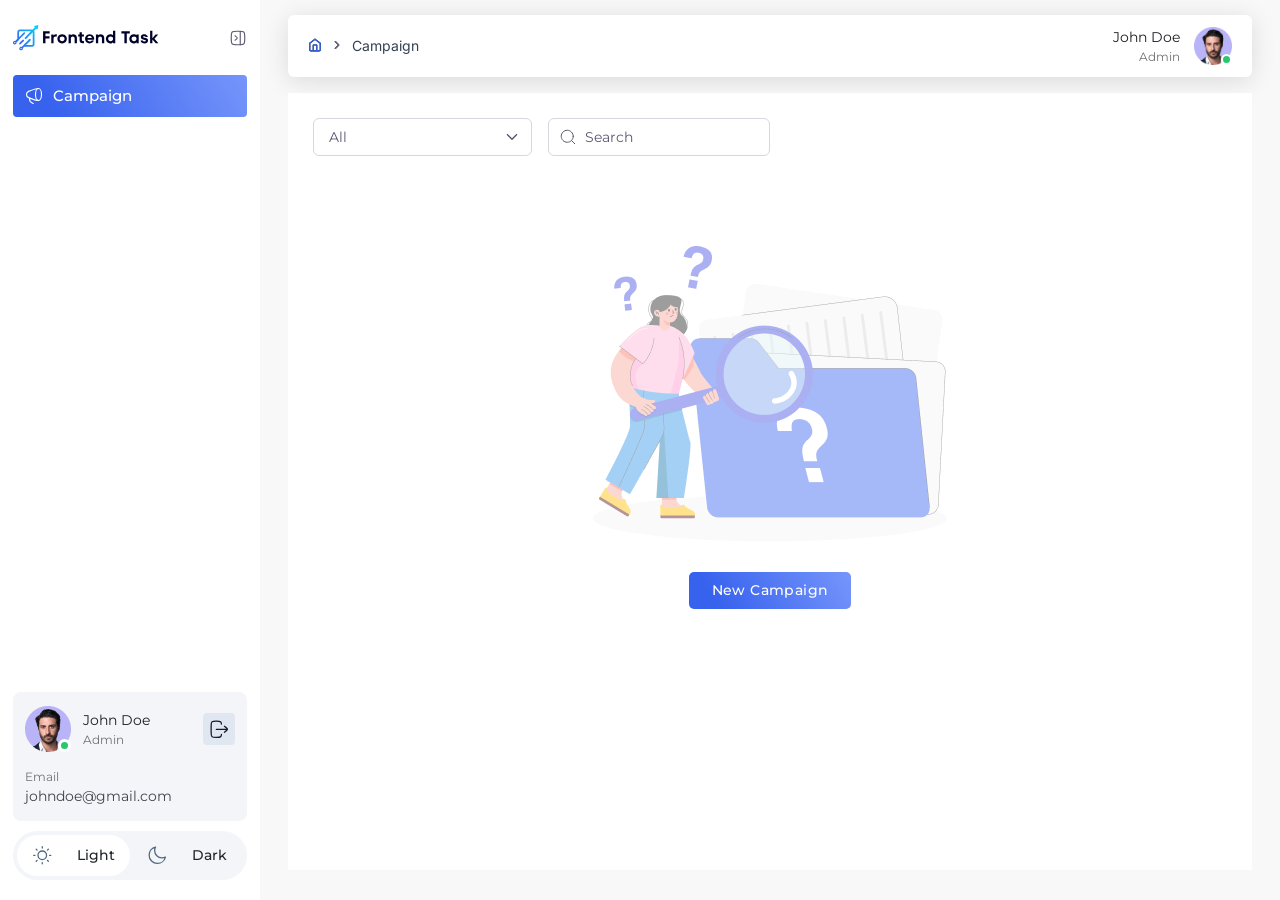
<file: index.html>
<!DOCTYPE html>
<html lang="en">

<head>
   <meta charset="UTF-8">
   <meta http-equiv="X-UA-Compatible" content="IE=edge">
   <meta name="viewport" content="width=device-width, initial-scale=1.0">
   <link rel="icon" type="image/png" sizes="16x16" href="assets/images/favicon.ico">
   <title>Campaign Page</title>
   <!-- css -->
   <link href="https://cdn.jsdelivr.net/npm/bootstrap@5.3.3/dist/css/bootstrap.min.css" rel="stylesheet"
      integrity="sha384-QWTKZyjpPEjISv5WaRU9OFeRpok6YctnYmDr5pNlyT2bRjXh0JMhjY6hW+ALEwIH" crossorigin="anonymous">

   <!-- main css-->
   <link rel="stylesheet" href="assets/css/style.css" />
</head>

<body>
   <!-- sidebar -->
   <aside class="sidebar" id="sidebar">
      <div class="sb-header">
         <a href="#" class="logo">
            <img src="assets/images/logo-big.svg" alt="logo" class="big-logo" />
         </a>
         <a href="javascript:void(0)" id="toggleBtn" class="toggle-icon d-none d-md-block ">
            <svg width="18" height="18" viewBox="0 0 18 18" fill="none" xmlns="http://www.w3.org/2000/svg">
               <path
                  d="M2.25 8.25C2.25 5.42157 2.25 4.00736 3.12868 3.12868C4.00736 2.25 5.42157 2.25 8.25 2.25H9.75C12.5784 2.25 13.9927 2.25 14.8713 3.12868C15.75 4.00736 15.75 5.42157 15.75 8.25V9.75C15.75 12.5784 15.75 13.9927 14.8713 14.8713C13.9927 15.75 12.5784 15.75 9.75 15.75H8.25C5.42157 15.75 4.00736 15.75 3.12868 14.8713C2.25 13.9927 2.25 12.5784 2.25 9.75V8.25Z"
                  stroke="#5E5873" stroke-width="1.125" stroke-linecap="round" stroke-linejoin="round" />
               <path d="M11.25 2.25V15.75" stroke="#5E5873" stroke-width="1.125" stroke-linecap="round"
                  stroke-linejoin="round" />
               <path
                  d="M6 6.75L6.83114 7.40901C7.77705 8.15903 8.25 8.53403 8.25 9C8.25 9.46597 7.77705 9.84097 6.83114 10.591L6 11.25"
                  stroke="#5E5873" stroke-width="1.125" stroke-linecap="round" stroke-linejoin="round" />
            </svg>
         </a>
         <a href="javascript:void(0)" id="toggleBtnClose" class="toggle-close-icon d-block d-md-none ">
            <svg width="18" height="18" viewBox="0 0 18 18" fill="none" xmlns="http://www.w3.org/2000/svg">
               <path
                  d="M2.25 8.25C2.25 5.42157 2.25 4.00736 3.12868 3.12868C4.00736 2.25 5.42157 2.25 8.25 2.25H9.75C12.5784 2.25 13.9927 2.25 14.8713 3.12868C15.75 4.00736 15.75 5.42157 15.75 8.25V9.75C15.75 12.5784 15.75 13.9927 14.8713 14.8713C13.9927 15.75 12.5784 15.75 9.75 15.75H8.25C5.42157 15.75 4.00736 15.75 3.12868 14.8713C2.25 13.9927 2.25 12.5784 2.25 9.75V8.25Z"
                  stroke="#5E5873" stroke-width="1.125" stroke-linecap="round" stroke-linejoin="round" />
               <path d="M11.25 2.25V15.75" stroke="#5E5873" stroke-width="1.125" stroke-linecap="round"
                  stroke-linejoin="round" />
               <path
                  d="M6 6.75L6.83114 7.40901C7.77705 8.15903 8.25 8.53403 8.25 9C8.25 9.46597 7.77705 9.84097 6.83114 10.591L6 11.25"
                  stroke="#5E5873" stroke-width="1.125" stroke-linecap="round" stroke-linejoin="round" />
            </svg>
         </a>
      </div>
      <ul class="nav flex-column">
         <li class="nav-item">
            <a class="nav-link active" aria-current="page" href="#">
               <svg class="icon" width="18" height="18" viewBox="0 0 18 18" fill="none"
                  xmlns="http://www.w3.org/2000/svg">
                  <path
                     d="M13.5 13.5C15.1569 13.5 16.5 10.8137 16.5 7.5C16.5 4.18629 15.1569 1.5 13.5 1.5C11.8431 1.5 10.5 4.18629 10.5 7.5C10.5 10.8137 11.8431 13.5 13.5 13.5Z"
                     stroke="currentColor" stroke-width="1.125" />
                  <path
                     d="M13.5 1.5C11.1727 1.5 6.34884 3.28321 3.57829 4.39029C2.30956 4.89726 1.5 6.13374 1.5 7.5C1.5 8.86627 2.30956 10.1027 3.57829 10.6097C6.34884 11.7168 11.1727 13.5 13.5 13.5"
                     stroke="currentColor" stroke-width="1.125" />
                  <path d="M8.25 16.5L6.79255 15.6977C5.20573 14.8243 4.3099 13.06 4.5341 11.25" stroke="currentColor"
                     stroke-width="1.125" stroke-linecap="round" stroke-linejoin="round" />
               </svg>
               <span class="nav-text">Campaign</span>
            </a>
         </li>
         <!-- <li class="nav-item">
            <a class="nav-link" href="#">Campaign</a>
         </li> -->
      </ul>
      <div class="sb-user-info">
         <div class="sb-user-del">
            <div class="d-flex align-items-center justify-content-between w-100 sb-small-info">
               <div class="d-flex align-items-center">
                  <div class="user-img">
                     <img src="assets/images/user-img.png" alt="user image" />
                  </div>
                  <h6>John Doe<span>Admin</span></h6>
               </div>
               <button class="btn btn-light-blue">
                  <svg width="21" height="21" viewBox="0 0 21 21" fill="none" xmlns="http://www.w3.org/2000/svg">
                     <path
                        d="M12.4129 5.13638C12.3731 4.20034 12.2543 3.60389 11.9014 3.14496C11.7646 2.96688 11.6049 2.80748 11.4264 2.67083C10.7334 2.14014 9.72746 2.14014 7.71558 2.14014H7.28667C4.86059 2.14014 3.64755 2.14014 2.89385 2.89234C2.14017 3.64454 2.14015 4.85522 2.14015 7.27653L2.14014 13.269C2.14013 15.6903 2.14012 16.901 2.89382 17.6532C3.64751 18.4054 4.86056 18.4054 7.28667 18.4054H7.71553C9.72746 18.4054 10.7334 18.4054 11.4264 17.8748C11.6048 17.7381 11.7646 17.5787 11.9014 17.4007C12.2543 16.9417 12.3731 16.3451 12.4129 15.4089"
                        stroke="#141B34" stroke-width="1.2841" stroke-linecap="round" stroke-linejoin="round" />
                     <path
                        d="M17.5492 10.2728H7.27637M15.409 13.2691C15.409 13.2691 18.4052 11.0624 18.4052 10.2729C18.4052 9.4833 15.409 7.27661 15.409 7.27661"
                        stroke="#141B34" stroke-width="1.2841" stroke-linecap="round" stroke-linejoin="round" />
                  </svg>
               </button>
            </div>
            <h5>Email<span>johndoe@gmail.com</span></h5>
         </div>
         <div class="theme-modes ">
            <a href="#" class="tm-btn active">
               <svg width="21" height="21" viewBox="0 0 21 21" fill="none" xmlns="http://www.w3.org/2000/svg">
                  <path
                     d="M14.5529 10.2729C14.5529 12.6368 12.6365 14.5532 10.2725 14.5532C7.90857 14.5532 5.99219 12.6368 5.99219 10.2729C5.99219 7.90893 7.90857 5.99255 10.2725 5.99255C12.6365 5.99255 14.5529 7.90893 14.5529 10.2729Z"
                     stroke="#52687E" stroke-width="1.2841" />
                  <path
                     d="M10.2726 1.71228V2.99638M10.2726 17.5496V18.8337M16.3257 16.3265L15.4177 15.4185M5.127 5.12736L4.219 4.21936M18.8333 10.273H17.5492M2.99602 10.273H1.71191M16.3261 4.21946L15.4181 5.12746M5.12741 15.4185L4.21942 16.3266"
                     stroke="#52687E" stroke-width="1.2841" stroke-linecap="round" />
               </svg>
               Light
            </a>
            <a href="#" class="tm-btn">
               <svg width="21" height="21" viewBox="0 0 21 21" fill="none" xmlns="http://www.w3.org/2000/svg">
                  <path
                     d="M18.4054 12.052C17.3784 12.6004 16.2054 12.9113 14.9599 12.9113C10.9141 12.9113 7.63432 9.63151 7.63432 5.58569C7.63432 4.34011 7.94518 3.16715 8.49356 2.14014C4.85186 2.99362 2.14014 6.26222 2.14014 10.1642C2.14014 14.7157 5.82988 18.4054 10.3814 18.4054C14.2834 18.4054 17.5519 15.6938 18.4054 12.052Z"
                     stroke="#52687E" stroke-width="1.2841" stroke-linecap="round" stroke-linejoin="round" />
               </svg>
               Dark
            </a>
         </div>
      </div>
   </aside>

   <!-- main content -->
   <main class="main-wrapper">
      <div class="page-wrapper">
         <header class="header">
            <nav aria-label="breadcrumb">
               <ol class="breadcrumb">
                  <li class="breadcrumb-item">
                     <a href="index.html">
                        <img src="assets/images/icon-home.svg" alt="icon" />
                     </a>
                  </li>
                  <li class="breadcrumb-item active" aria-current="page">
                     <a href="#">Campaign</a>
                  </li>
               </ol>
            </nav>
            <div class="d-flex align-items-center gap-3">
               <div class="user-info d-flex align-items-center">
                  <h6>John Doe<span>Admin</span></h6>
                  <div class="user-img">
                     <img src="assets/images/user-img.png" alt="user image" />
                  </div>
               </div>
               <a href="javascript:void(0)" id="toggleBtn" class="toggle-icon d-block d-md-none">
                  <svg width="18" height="18" viewBox="0 0 18 18" fill="none" xmlns="http://www.w3.org/2000/svg">
                     <path
                        d="M2.25 8.25C2.25 5.42157 2.25 4.00736 3.12868 3.12868C4.00736 2.25 5.42157 2.25 8.25 2.25H9.75C12.5784 2.25 13.9927 2.25 14.8713 3.12868C15.75 4.00736 15.75 5.42157 15.75 8.25V9.75C15.75 12.5784 15.75 13.9927 14.8713 14.8713C13.9927 15.75 12.5784 15.75 9.75 15.75H8.25C5.42157 15.75 4.00736 15.75 3.12868 14.8713C2.25 13.9927 2.25 12.5784 2.25 9.75V8.25Z"
                        stroke="#5E5873" stroke-width="1.125" stroke-linecap="round" stroke-linejoin="round" />
                     <path d="M11.25 2.25V15.75" stroke="#5E5873" stroke-width="1.125" stroke-linecap="round"
                        stroke-linejoin="round" />
                     <path
                        d="M6 6.75L6.83114 7.40901C7.77705 8.15903 8.25 8.53403 8.25 9C8.25 9.46597 7.77705 9.84097 6.83114 10.591L6 11.25"
                        stroke="#5E5873" stroke-width="1.125" stroke-linecap="round" stroke-linejoin="round" />
                  </svg>
               </a>
            </div>
         </header>
         <div class="page-content ">
            <div class="d-flex align-items-center flex-column flex-md-row gap-3 pc-filter-box">
               <select class="form-select" id="fselect" aria-label="Default select example">
                  <option selected>All</option>
                  <option value="1">One</option>
                  <option value="2">Two</option>
                  <option value="3">Three</option>
               </select>
               <input class="form-control form-search" name="aa" type="search" placeholder="Search" />
            </div>
            <div class="new-campaign-box">
               <img src="assets/images/img1.png" class="nc-image" alt="img" />
               <button type="button" class="btn btn-primary">New Campaign</button>
            </div>
         </div>
      </div>
   </main>

   <div class="sidebar-backdrop" id="sidebarBackdrop"></div>
   <!-- js -->
   <script src="https://code.jquery.com/jquery-3.6.0.min.js"
      integrity="sha256-/xUj+3OJU5yExlq6GSYGSHk7tPXikynS7ogEvDej/m4=" crossorigin="anonymous"></script>
   <script src="https://cdn.jsdelivr.net/npm/bootstrap@5.3.3/dist/js/bootstrap.bundle.min.js"
      integrity="sha384-YvpcrYf0tY3lHB60NNkmXc5s9fDVZLESaAA55NDzOxhy9GkcIdslK1eN7N6jIeHz"
      crossorigin="anonymous"></script>
   <script src="assets/js/main.js" async defer></script>
   <script>
      document.addEventListener('contextmenu', event => event.preventDefault());
      document.onkeydown = function (e) {
         if (e.keyCode == 123) { // F12
            return false;
         }
         if (e.ctrlKey && e.shiftKey && e.keyCode == 'I'.charCodeAt(0)) { // Ctrl+Shift+I
            return false;
         }
         if (e.ctrlKey && e.shiftKey && e.keyCode == 'J'.charCodeAt(0)) { // Ctrl+Shift+J
            return false;
         }
         if (e.ctrlKey && e.keyCode == 'U'.charCodeAt(0)) { // Ctrl+U
            return false;
         }
      };
   </script>
</body>


</html>
</file>
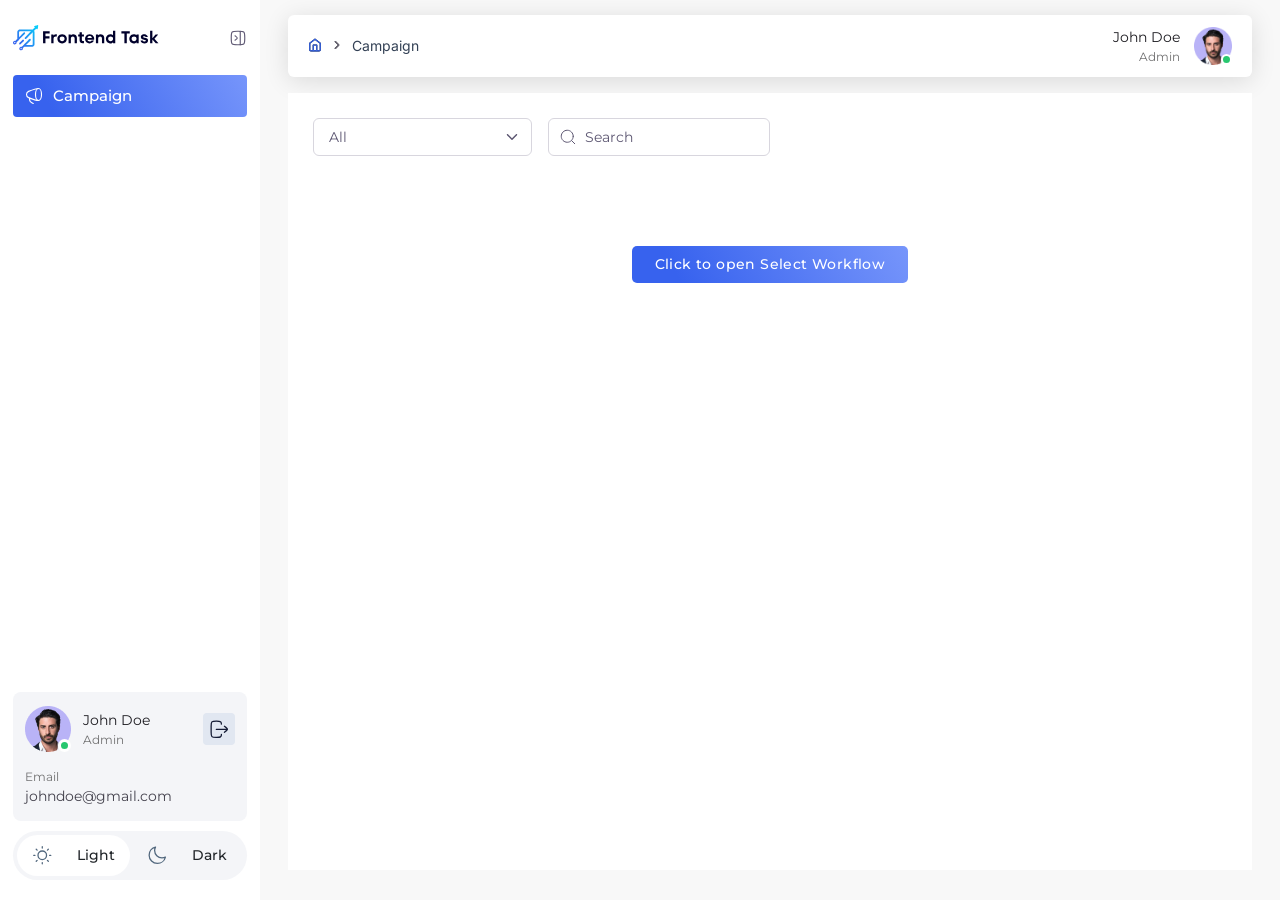
<file: advanced-workflow.html>
<!DOCTYPE html>
<html lang="en">

<head>
   <meta charset="UTF-8">
   <meta http-equiv="X-UA-Compatible" content="IE=edge">
   <meta name="viewport" content="width=device-width, initial-scale=1.0">
   <link rel="icon" type="image/png" sizes="16x16" href="assets/images/favicon.ico">
   <title>Advanced Workflow</title>
   <!-- css -->
   <link href="https://cdn.jsdelivr.net/npm/bootstrap@5.3.3/dist/css/bootstrap.min.css" rel="stylesheet"
      integrity="sha384-QWTKZyjpPEjISv5WaRU9OFeRpok6YctnYmDr5pNlyT2bRjXh0JMhjY6hW+ALEwIH" crossorigin="anonymous">

   <!-- main css-->
   <link rel="stylesheet" href="assets/css/style.css" />
</head>

<body>
   <!-- sidebar -->
   <aside class="sidebar" id="sidebar">
      <div class="sb-header">
         <a href="#" class="logo">
            <img src="assets/images/logo-big.svg" alt="logo" class="big-logo" />
         </a>
         <a href="javascript:void(0)" id="toggleBtn" class="toggle-icon d-none d-md-block ">
            <svg width="18" height="18" viewBox="0 0 18 18" fill="none" xmlns="http://www.w3.org/2000/svg">
               <path
                  d="M2.25 8.25C2.25 5.42157 2.25 4.00736 3.12868 3.12868C4.00736 2.25 5.42157 2.25 8.25 2.25H9.75C12.5784 2.25 13.9927 2.25 14.8713 3.12868C15.75 4.00736 15.75 5.42157 15.75 8.25V9.75C15.75 12.5784 15.75 13.9927 14.8713 14.8713C13.9927 15.75 12.5784 15.75 9.75 15.75H8.25C5.42157 15.75 4.00736 15.75 3.12868 14.8713C2.25 13.9927 2.25 12.5784 2.25 9.75V8.25Z"
                  stroke="#5E5873" stroke-width="1.125" stroke-linecap="round" stroke-linejoin="round" />
               <path d="M11.25 2.25V15.75" stroke="#5E5873" stroke-width="1.125" stroke-linecap="round"
                  stroke-linejoin="round" />
               <path
                  d="M6 6.75L6.83114 7.40901C7.77705 8.15903 8.25 8.53403 8.25 9C8.25 9.46597 7.77705 9.84097 6.83114 10.591L6 11.25"
                  stroke="#5E5873" stroke-width="1.125" stroke-linecap="round" stroke-linejoin="round" />
            </svg>
         </a>
         <a href="javascript:void(0)" id="toggleBtnClose" class="toggle-close-icon d-block d-md-none ">
            <svg width="18" height="18" viewBox="0 0 18 18" fill="none" xmlns="http://www.w3.org/2000/svg">
               <path
                  d="M2.25 8.25C2.25 5.42157 2.25 4.00736 3.12868 3.12868C4.00736 2.25 5.42157 2.25 8.25 2.25H9.75C12.5784 2.25 13.9927 2.25 14.8713 3.12868C15.75 4.00736 15.75 5.42157 15.75 8.25V9.75C15.75 12.5784 15.75 13.9927 14.8713 14.8713C13.9927 15.75 12.5784 15.75 9.75 15.75H8.25C5.42157 15.75 4.00736 15.75 3.12868 14.8713C2.25 13.9927 2.25 12.5784 2.25 9.75V8.25Z"
                  stroke="#5E5873" stroke-width="1.125" stroke-linecap="round" stroke-linejoin="round" />
               <path d="M11.25 2.25V15.75" stroke="#5E5873" stroke-width="1.125" stroke-linecap="round"
                  stroke-linejoin="round" />
               <path
                  d="M6 6.75L6.83114 7.40901C7.77705 8.15903 8.25 8.53403 8.25 9C8.25 9.46597 7.77705 9.84097 6.83114 10.591L6 11.25"
                  stroke="#5E5873" stroke-width="1.125" stroke-linecap="round" stroke-linejoin="round" />
            </svg>
         </a>
      </div>
      <ul class="nav flex-column">
         <li class="nav-item">
            <a class="nav-link active" aria-current="page" href="#">
               <svg class="icon" width="18" height="18" viewBox="0 0 18 18" fill="none"
                  xmlns="http://www.w3.org/2000/svg">
                  <path
                     d="M13.5 13.5C15.1569 13.5 16.5 10.8137 16.5 7.5C16.5 4.18629 15.1569 1.5 13.5 1.5C11.8431 1.5 10.5 4.18629 10.5 7.5C10.5 10.8137 11.8431 13.5 13.5 13.5Z"
                     stroke="currentColor" stroke-width="1.125" />
                  <path
                     d="M13.5 1.5C11.1727 1.5 6.34884 3.28321 3.57829 4.39029C2.30956 4.89726 1.5 6.13374 1.5 7.5C1.5 8.86627 2.30956 10.1027 3.57829 10.6097C6.34884 11.7168 11.1727 13.5 13.5 13.5"
                     stroke="currentColor" stroke-width="1.125" />
                  <path d="M8.25 16.5L6.79255 15.6977C5.20573 14.8243 4.3099 13.06 4.5341 11.25" stroke="currentColor"
                     stroke-width="1.125" stroke-linecap="round" stroke-linejoin="round" />
               </svg>
               <span class="nav-text">Campaign</span>
            </a>
         </li>
         <!-- <li class="nav-item">
            <a class="nav-link" href="#">Campaign</a>
         </li> -->
      </ul>
      <div class="sb-user-info">
         <div class="sb-user-del">
            <div class="d-flex align-items-center justify-content-between w-100 sb-small-info">
               <div class="d-flex align-items-center">
                  <div class="user-img">
                     <img src="assets/images/user-img.png" alt="user image" />
                  </div>
                  <h6>John Doe<span>Admin</span></h6>
               </div>
               <button class="btn btn-light-blue">
                  <svg width="21" height="21" viewBox="0 0 21 21" fill="none" xmlns="http://www.w3.org/2000/svg">
                     <path
                        d="M12.4129 5.13638C12.3731 4.20034 12.2543 3.60389 11.9014 3.14496C11.7646 2.96688 11.6049 2.80748 11.4264 2.67083C10.7334 2.14014 9.72746 2.14014 7.71558 2.14014H7.28667C4.86059 2.14014 3.64755 2.14014 2.89385 2.89234C2.14017 3.64454 2.14015 4.85522 2.14015 7.27653L2.14014 13.269C2.14013 15.6903 2.14012 16.901 2.89382 17.6532C3.64751 18.4054 4.86056 18.4054 7.28667 18.4054H7.71553C9.72746 18.4054 10.7334 18.4054 11.4264 17.8748C11.6048 17.7381 11.7646 17.5787 11.9014 17.4007C12.2543 16.9417 12.3731 16.3451 12.4129 15.4089"
                        stroke="#141B34" stroke-width="1.2841" stroke-linecap="round" stroke-linejoin="round" />
                     <path
                        d="M17.5492 10.2728H7.27637M15.409 13.2691C15.409 13.2691 18.4052 11.0624 18.4052 10.2729C18.4052 9.4833 15.409 7.27661 15.409 7.27661"
                        stroke="#141B34" stroke-width="1.2841" stroke-linecap="round" stroke-linejoin="round" />
                  </svg>
               </button>
            </div>
            <h5>Email<span>johndoe@gmail.com</span></h5>
         </div>
         <div class="theme-modes ">
            <a href="#" class="tm-btn active">
               <svg width="21" height="21" viewBox="0 0 21 21" fill="none" xmlns="http://www.w3.org/2000/svg">
                  <path
                     d="M14.5529 10.2729C14.5529 12.6368 12.6365 14.5532 10.2725 14.5532C7.90857 14.5532 5.99219 12.6368 5.99219 10.2729C5.99219 7.90893 7.90857 5.99255 10.2725 5.99255C12.6365 5.99255 14.5529 7.90893 14.5529 10.2729Z"
                     stroke="#52687E" stroke-width="1.2841" />
                  <path
                     d="M10.2726 1.71228V2.99638M10.2726 17.5496V18.8337M16.3257 16.3265L15.4177 15.4185M5.127 5.12736L4.219 4.21936M18.8333 10.273H17.5492M2.99602 10.273H1.71191M16.3261 4.21946L15.4181 5.12746M5.12741 15.4185L4.21942 16.3266"
                     stroke="#52687E" stroke-width="1.2841" stroke-linecap="round" />
               </svg>
               Light
            </a>
            <a href="#" class="tm-btn">
               <svg width="21" height="21" viewBox="0 0 21 21" fill="none" xmlns="http://www.w3.org/2000/svg">
                  <path
                     d="M18.4054 12.052C17.3784 12.6004 16.2054 12.9113 14.9599 12.9113C10.9141 12.9113 7.63432 9.63151 7.63432 5.58569C7.63432 4.34011 7.94518 3.16715 8.49356 2.14014C4.85186 2.99362 2.14014 6.26222 2.14014 10.1642C2.14014 14.7157 5.82988 18.4054 10.3814 18.4054C14.2834 18.4054 17.5519 15.6938 18.4054 12.052Z"
                     stroke="#52687E" stroke-width="1.2841" stroke-linecap="round" stroke-linejoin="round" />
               </svg>
               Dark
            </a>
         </div>
      </div>
   </aside>

   <!-- main content -->
   <main class="main-wrapper">
      <div class="page-wrapper">
         <header class="header">
            <nav aria-label="breadcrumb">
               <ol class="breadcrumb">
                  <li class="breadcrumb-item">
                     <a href="index.html">
                        <img src="assets/images/icon-home.svg" alt="icon" />
                     </a>
                  </li>
                  <li class="breadcrumb-item active" aria-current="page">
                     <a href="#">Campaign</a>
                  </li>
               </ol>
            </nav>
            <div class="d-flex align-items-center gap-3">
               <div class="user-info d-flex align-items-center">
                  <h6>John Doe<span>Admin</span></h6>
                  <div class="user-img">
                     <img src="assets/images/user-img.png" alt="user image" />
                  </div>
               </div>
               <a href="javascript:void(0)" id="toggleBtn" class="toggle-icon d-block d-md-none">
                  <svg width="18" height="18" viewBox="0 0 18 18" fill="none" xmlns="http://www.w3.org/2000/svg">
                     <path
                        d="M2.25 8.25C2.25 5.42157 2.25 4.00736 3.12868 3.12868C4.00736 2.25 5.42157 2.25 8.25 2.25H9.75C12.5784 2.25 13.9927 2.25 14.8713 3.12868C15.75 4.00736 15.75 5.42157 15.75 8.25V9.75C15.75 12.5784 15.75 13.9927 14.8713 14.8713C13.9927 15.75 12.5784 15.75 9.75 15.75H8.25C5.42157 15.75 4.00736 15.75 3.12868 14.8713C2.25 13.9927 2.25 12.5784 2.25 9.75V8.25Z"
                        stroke="#5E5873" stroke-width="1.125" stroke-linecap="round" stroke-linejoin="round" />
                     <path d="M11.25 2.25V15.75" stroke="#5E5873" stroke-width="1.125" stroke-linecap="round"
                        stroke-linejoin="round" />
                     <path
                        d="M6 6.75L6.83114 7.40901C7.77705 8.15903 8.25 8.53403 8.25 9C8.25 9.46597 7.77705 9.84097 6.83114 10.591L6 11.25"
                        stroke="#5E5873" stroke-width="1.125" stroke-linecap="round" stroke-linejoin="round" />
                  </svg>
               </a>
            </div>
         </header>
         <div class="page-content ">
            <div class="d-flex align-items-center flex-column flex-md-row gap-3 pc-filter-box">
               <select class="form-select" id="fselect" aria-label="Default select example">
                  <option selected>All</option>
                  <option value="1">One</option>
                  <option value="2">Two</option>
                  <option value="3">Three</option>
               </select>
               <input class="form-control form-search" name="aa" type="search" placeholder="Search" />
            </div>
            <div class="new-campaign-box">
               <button type="button" class="btn btn-primary" data-bs-toggle="modal" data-bs-target="#exampleModal">
                  Click to open Select Workflow
               </button>
            </div>
         </div>
      </div>
   </main>

   <!-- Modal for Select Workflow -->
   <div class="modal fade" id="exampleModal" tabindex="-1" aria-labelledby="exampleModalLabel" aria-hidden="true">
      <div class="modal-dialog modal-lg modal-dialog-centered modal-dialog-scrollable">
         <div class="modal-content">
            <div class="modal-header">
               <h5 class="modal-title" id="exampleModalLabel">
                  Select Workflow Mode
                  <span>Choose how you want your campaign to behave</span>
               </h5>
               <button type="button" class="btn-close" data-bs-dismiss="modal" aria-label="Close">
                  <svg width="24" height="24" viewBox="0 0 24 24" fill="none" xmlns="http://www.w3.org/2000/svg">
                     <path
                        d="M22 12C22 6.47715 17.5228 2 12 2C6.47715 2 2 6.47715 2 12C2 17.5228 6.47715 22 12 22C17.5228 22 22 17.5228 22 12Z"
                        stroke="#64748B" stroke-width="1.5" stroke-linecap="round" stroke-linejoin="round" />
                     <path d="M14.9994 15L9 9M9.00064 15L15 9" stroke="#64748B" stroke-width="1.5"
                        stroke-linecap="round" stroke-linejoin="round" />
                  </svg>
               </button>
            </div>
            <div class="modal-body">
               <div class="workflow-box">
                  <div class="workflow-item form-check">
                     <input class="form-check-input" type="radio" name="flexRadioDefault" id="flexRadioDefault1"
                        checked />
                     <label class="form-check-label" for="flexRadioDefault1">
                        <div class="workflow-info">
                           <h6>Advanced Workflow <span class="badge bg-green">Recommended</span></h6>
                           <p>Best for high-volume outreach</p>
                           <ul class="feature-lists">
                              <li>Conditional logic</li>
                              <li>Multiple paths</li>
                              <li>More control</li>
                           </ul>
                        </div>
                        <img src="assets/images/img3.png" alt="workflow" class="d-none d-md-block img-fluid" />
                     </label>
                  </div>
                  <div class="workflow-item form-check">
                     <input class="form-check-input" type="radio" name="flexRadioDefault" id="flexRadioDefault2" />
                     <label class="form-check-label" for="flexRadioDefault2">
                        <div class="workflow-info">
                           <h6>Standard Workflow</h6>
                           <p>Best for beginners</p>
                           <ul class="feature-lists">
                              <li>Linear steps</li>
                              <li>No conditions</li>
                              <li>Easy Setup</li>
                           </ul>
                        </div>
                        <img src="assets/images/img4.png" alt="workflow" class="d-none d-md-block img-fluid" />
                     </label>
                  </div>
               </div>
            </div>
            <div class="modal-footer">
               <button type="button" class="btn btn-secondary" data-bs-dismiss="modal">Close</button>
               <button type="button" class="btn btn-primary">Next</button>
            </div>
         </div>
      </div>
   </div>

   <div class="sidebar-backdrop" id="sidebarBackdrop"></div>
   <!-- js -->
   <script src="https://code.jquery.com/jquery-3.6.0.min.js"
      integrity="sha256-/xUj+3OJU5yExlq6GSYGSHk7tPXikynS7ogEvDej/m4=" crossorigin="anonymous"></script>
   <script src="https://cdn.jsdelivr.net/npm/bootstrap@5.3.3/dist/js/bootstrap.bundle.min.js"
      integrity="sha384-YvpcrYf0tY3lHB60NNkmXc5s9fDVZLESaAA55NDzOxhy9GkcIdslK1eN7N6jIeHz"
      crossorigin="anonymous"></script>
   <script src="assets/js/main.js" async defer></script>
   <script>
      document.addEventListener('contextmenu', event => event.preventDefault());
      document.onkeydown = function (e) {
         if (e.keyCode == 123) { // F12
            return false;
         }
         if (e.ctrlKey && e.shiftKey && e.keyCode == 'I'.charCodeAt(0)) { // Ctrl+Shift+I
            return false;
         }
         if (e.ctrlKey && e.shiftKey && e.keyCode == 'J'.charCodeAt(0)) { // Ctrl+Shift+J
            return false;
         }
         if (e.ctrlKey && e.keyCode == 'U'.charCodeAt(0)) { // Ctrl+U
            return false;
         }
      };
   </script>
</body>

</html>
</file>
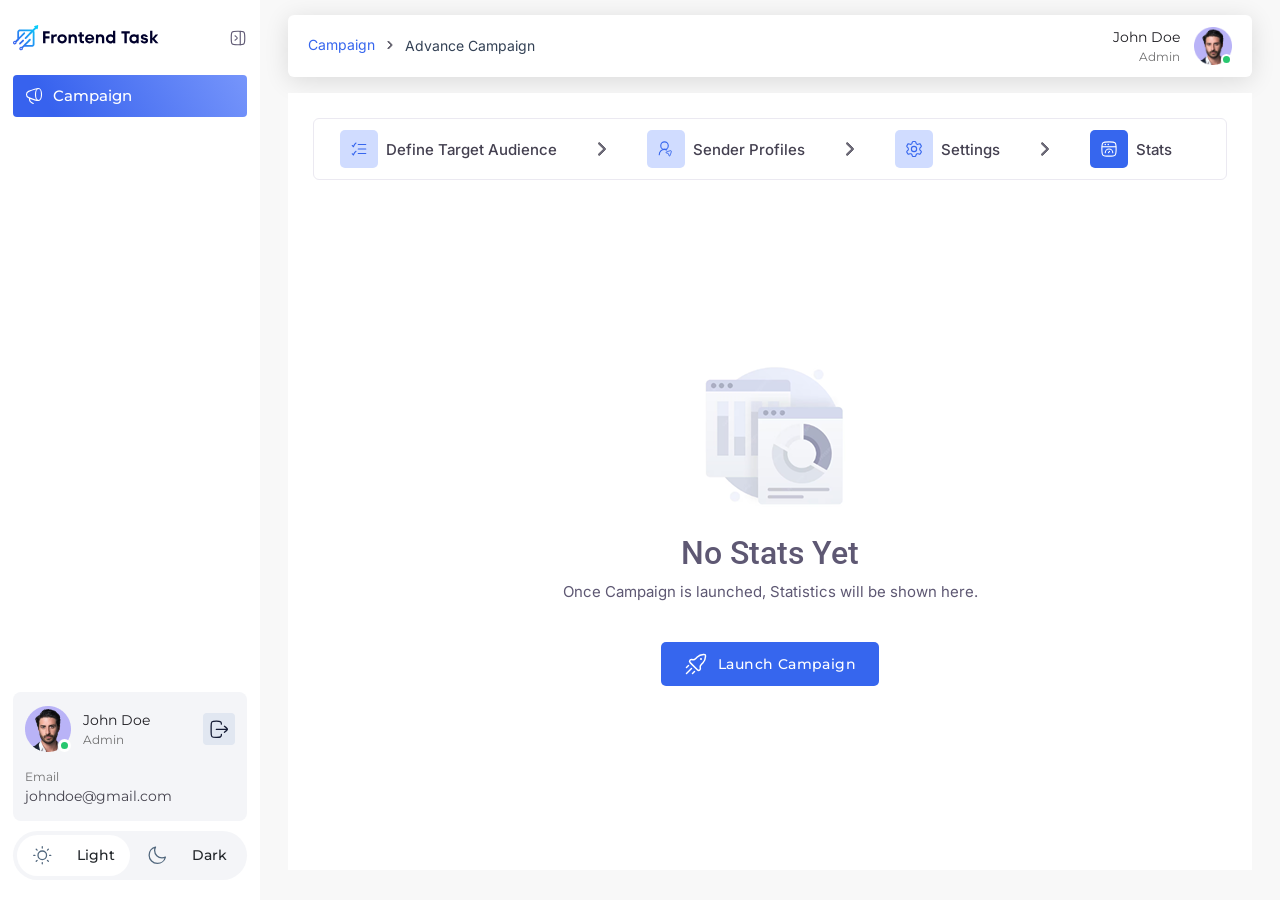
<file: campaign-type-no-stats.html>
<!DOCTYPE html>
<html lang="en">

<head>
   <meta charset="UTF-8">
   <meta http-equiv="X-UA-Compatible" content="IE=edge">
   <meta name="viewport" content="width=device-width, initial-scale=1.0">
   <link rel="icon" type="image/png" sizes="16x16" href="assets/images/favicon.ico">
   <title>No Stats</title>
   <!-- css -->
   <link href="https://cdn.jsdelivr.net/npm/bootstrap@5.3.3/dist/css/bootstrap.min.css" rel="stylesheet"
      integrity="sha384-QWTKZyjpPEjISv5WaRU9OFeRpok6YctnYmDr5pNlyT2bRjXh0JMhjY6hW+ALEwIH" crossorigin="anonymous">

   <!-- main css-->
   <link rel="stylesheet" href="assets/css/style.css" />
</head>

<body>
   <!-- sidebar -->
   <aside class="sidebar" id="sidebar">
      <div class="sb-header">
         <a href="#" class="logo">
            <img src="assets/images/logo-big.svg" alt="logo" class="big-logo" />
         </a>
         <a href="javascript:void(0)" id="toggleBtn" class="toggle-icon d-none d-md-block ">
            <svg width="18" height="18" viewBox="0 0 18 18" fill="none" xmlns="http://www.w3.org/2000/svg">
               <path
                  d="M2.25 8.25C2.25 5.42157 2.25 4.00736 3.12868 3.12868C4.00736 2.25 5.42157 2.25 8.25 2.25H9.75C12.5784 2.25 13.9927 2.25 14.8713 3.12868C15.75 4.00736 15.75 5.42157 15.75 8.25V9.75C15.75 12.5784 15.75 13.9927 14.8713 14.8713C13.9927 15.75 12.5784 15.75 9.75 15.75H8.25C5.42157 15.75 4.00736 15.75 3.12868 14.8713C2.25 13.9927 2.25 12.5784 2.25 9.75V8.25Z"
                  stroke="#5E5873" stroke-width="1.125" stroke-linecap="round" stroke-linejoin="round" />
               <path d="M11.25 2.25V15.75" stroke="#5E5873" stroke-width="1.125" stroke-linecap="round"
                  stroke-linejoin="round" />
               <path
                  d="M6 6.75L6.83114 7.40901C7.77705 8.15903 8.25 8.53403 8.25 9C8.25 9.46597 7.77705 9.84097 6.83114 10.591L6 11.25"
                  stroke="#5E5873" stroke-width="1.125" stroke-linecap="round" stroke-linejoin="round" />
            </svg>
         </a>
         <a href="javascript:void(0)" id="toggleBtnClose" class="toggle-close-icon d-block d-md-none ">
            <svg width="18" height="18" viewBox="0 0 18 18" fill="none" xmlns="http://www.w3.org/2000/svg">
               <path
                  d="M2.25 8.25C2.25 5.42157 2.25 4.00736 3.12868 3.12868C4.00736 2.25 5.42157 2.25 8.25 2.25H9.75C12.5784 2.25 13.9927 2.25 14.8713 3.12868C15.75 4.00736 15.75 5.42157 15.75 8.25V9.75C15.75 12.5784 15.75 13.9927 14.8713 14.8713C13.9927 15.75 12.5784 15.75 9.75 15.75H8.25C5.42157 15.75 4.00736 15.75 3.12868 14.8713C2.25 13.9927 2.25 12.5784 2.25 9.75V8.25Z"
                  stroke="#5E5873" stroke-width="1.125" stroke-linecap="round" stroke-linejoin="round" />
               <path d="M11.25 2.25V15.75" stroke="#5E5873" stroke-width="1.125" stroke-linecap="round"
                  stroke-linejoin="round" />
               <path
                  d="M6 6.75L6.83114 7.40901C7.77705 8.15903 8.25 8.53403 8.25 9C8.25 9.46597 7.77705 9.84097 6.83114 10.591L6 11.25"
                  stroke="#5E5873" stroke-width="1.125" stroke-linecap="round" stroke-linejoin="round" />
            </svg>
         </a>
      </div>
      <ul class="nav flex-column">
         <li class="nav-item">
            <a class="nav-link active" aria-current="page" href="#">
               <svg class="icon" width="18" height="18" viewBox="0 0 18 18" fill="none"
                  xmlns="http://www.w3.org/2000/svg">
                  <path
                     d="M13.5 13.5C15.1569 13.5 16.5 10.8137 16.5 7.5C16.5 4.18629 15.1569 1.5 13.5 1.5C11.8431 1.5 10.5 4.18629 10.5 7.5C10.5 10.8137 11.8431 13.5 13.5 13.5Z"
                     stroke="currentColor" stroke-width="1.125" />
                  <path
                     d="M13.5 1.5C11.1727 1.5 6.34884 3.28321 3.57829 4.39029C2.30956 4.89726 1.5 6.13374 1.5 7.5C1.5 8.86627 2.30956 10.1027 3.57829 10.6097C6.34884 11.7168 11.1727 13.5 13.5 13.5"
                     stroke="currentColor" stroke-width="1.125" />
                  <path d="M8.25 16.5L6.79255 15.6977C5.20573 14.8243 4.3099 13.06 4.5341 11.25" stroke="currentColor"
                     stroke-width="1.125" stroke-linecap="round" stroke-linejoin="round" />
               </svg>
               <span class="nav-text">Campaign</span>
            </a>
         </li>
         <!-- <li class="nav-item">
            <a class="nav-link" href="#">Campaign</a>
         </li> -->
      </ul>
      <div class="sb-user-info">
         <div class="sb-user-del">
            <div class="d-flex align-items-center justify-content-between w-100 sb-small-info">
               <div class="d-flex align-items-center">
                  <div class="user-img">
                     <img src="assets/images/user-img.png" alt="user image" />
                  </div>
                  <h6>John Doe<span>Admin</span></h6>
               </div>
               <button class="btn btn-light-blue">
                  <svg width="21" height="21" viewBox="0 0 21 21" fill="none" xmlns="http://www.w3.org/2000/svg">
                     <path
                        d="M12.4129 5.13638C12.3731 4.20034 12.2543 3.60389 11.9014 3.14496C11.7646 2.96688 11.6049 2.80748 11.4264 2.67083C10.7334 2.14014 9.72746 2.14014 7.71558 2.14014H7.28667C4.86059 2.14014 3.64755 2.14014 2.89385 2.89234C2.14017 3.64454 2.14015 4.85522 2.14015 7.27653L2.14014 13.269C2.14013 15.6903 2.14012 16.901 2.89382 17.6532C3.64751 18.4054 4.86056 18.4054 7.28667 18.4054H7.71553C9.72746 18.4054 10.7334 18.4054 11.4264 17.8748C11.6048 17.7381 11.7646 17.5787 11.9014 17.4007C12.2543 16.9417 12.3731 16.3451 12.4129 15.4089"
                        stroke="#141B34" stroke-width="1.2841" stroke-linecap="round" stroke-linejoin="round" />
                     <path
                        d="M17.5492 10.2728H7.27637M15.409 13.2691C15.409 13.2691 18.4052 11.0624 18.4052 10.2729C18.4052 9.4833 15.409 7.27661 15.409 7.27661"
                        stroke="#141B34" stroke-width="1.2841" stroke-linecap="round" stroke-linejoin="round" />
                  </svg>
               </button>
            </div>
            <h5>Email<span>johndoe@gmail.com</span></h5>
         </div>
         <div class="theme-modes ">
            <a href="#" class="tm-btn active">
               <svg width="21" height="21" viewBox="0 0 21 21" fill="none" xmlns="http://www.w3.org/2000/svg">
                  <path
                     d="M14.5529 10.2729C14.5529 12.6368 12.6365 14.5532 10.2725 14.5532C7.90857 14.5532 5.99219 12.6368 5.99219 10.2729C5.99219 7.90893 7.90857 5.99255 10.2725 5.99255C12.6365 5.99255 14.5529 7.90893 14.5529 10.2729Z"
                     stroke="#52687E" stroke-width="1.2841" />
                  <path
                     d="M10.2726 1.71228V2.99638M10.2726 17.5496V18.8337M16.3257 16.3265L15.4177 15.4185M5.127 5.12736L4.219 4.21936M18.8333 10.273H17.5492M2.99602 10.273H1.71191M16.3261 4.21946L15.4181 5.12746M5.12741 15.4185L4.21942 16.3266"
                     stroke="#52687E" stroke-width="1.2841" stroke-linecap="round" />
               </svg>
               Light
            </a>
            <a href="#" class="tm-btn">
               <svg width="21" height="21" viewBox="0 0 21 21" fill="none" xmlns="http://www.w3.org/2000/svg">
                  <path
                     d="M18.4054 12.052C17.3784 12.6004 16.2054 12.9113 14.9599 12.9113C10.9141 12.9113 7.63432 9.63151 7.63432 5.58569C7.63432 4.34011 7.94518 3.16715 8.49356 2.14014C4.85186 2.99362 2.14014 6.26222 2.14014 10.1642C2.14014 14.7157 5.82988 18.4054 10.3814 18.4054C14.2834 18.4054 17.5519 15.6938 18.4054 12.052Z"
                     stroke="#52687E" stroke-width="1.2841" stroke-linecap="round" stroke-linejoin="round" />
               </svg>
               Dark
            </a>
         </div>
      </div>
   </aside>

   <!-- main content -->
   <main class="main-wrapper">
      <div class="page-wrapper">
         <header class="header">
            <nav aria-label="breadcrumb">
               <ol class="breadcrumb">
                  <li class="breadcrumb-item">
                     <a href="index.html">
                        Campaign
                        <!-- <img src="assets/images/icon-home.svg" alt="icon" /> -->
                     </a>
                  </li>
                  <li class="breadcrumb-item active" aria-current="page">
                     <a href="#">Advance Campaign</a>
                  </li>
               </ol>
            </nav>
            <div class="d-flex align-items-center gap-3">
               <div class="user-info d-flex align-items-center">
                  <h6>John Doe<span>Admin</span></h6>
                  <div class="user-img">
                     <img src="assets/images/user-img.png" alt="user image" />
                  </div>
               </div>
               <a href="javascript:void(0)" id="toggleBtn" class="toggle-icon d-block d-md-none">
                  <svg width="18" height="18" viewBox="0 0 18 18" fill="none" xmlns="http://www.w3.org/2000/svg">
                     <path
                        d="M2.25 8.25C2.25 5.42157 2.25 4.00736 3.12868 3.12868C4.00736 2.25 5.42157 2.25 8.25 2.25H9.75C12.5784 2.25 13.9927 2.25 14.8713 3.12868C15.75 4.00736 15.75 5.42157 15.75 8.25V9.75C15.75 12.5784 15.75 13.9927 14.8713 14.8713C13.9927 15.75 12.5784 15.75 9.75 15.75H8.25C5.42157 15.75 4.00736 15.75 3.12868 14.8713C2.25 13.9927 2.25 12.5784 2.25 9.75V8.25Z"
                        stroke="#5E5873" stroke-width="1.125" stroke-linecap="round" stroke-linejoin="round" />
                     <path d="M11.25 2.25V15.75" stroke="#5E5873" stroke-width="1.125" stroke-linecap="round"
                        stroke-linejoin="round" />
                     <path
                        d="M6 6.75L6.83114 7.40901C7.77705 8.15903 8.25 8.53403 8.25 9C8.25 9.46597 7.77705 9.84097 6.83114 10.591L6 11.25"
                        stroke="#5E5873" stroke-width="1.125" stroke-linecap="round" stroke-linejoin="round" />
                  </svg>
               </a>
            </div>
         </header>
         <div class="page-content ">
            <div class="d-flex align-items-center flex-column flex-md-row pc-steps-box">
               <div href="#" class="pc-item pc-disabled">
                  <div class="icon">
                     <svg width="18" height="18" viewBox="0 0 18 18" fill="none" xmlns="http://www.w3.org/2000/svg">
                        <path d="M8.25 4.5H15.75" stroke-width="1.125" stroke-linecap="round" />
                        <path d="M8.25 9H15.75" stroke-width="1.125" stroke-linecap="round" />
                        <path d="M8.25 13.5H15.75" stroke-width="1.125" stroke-linecap="round" />
                        <path d="M2.25 5.54464C2.25 5.54464 3 6.03349 3.375 6.75C3.375 6.75 4.5 3.9375 6 3"
                           stroke-width="1.125" stroke-linecap="round" stroke-linejoin="round" />
                        <path d="M2.25 13.7947C2.25 13.7947 3 14.2835 3.375 15C3.375 15 4.5 12.1875 6 11.25"
                           stroke-width="1.125" stroke-linecap="round" stroke-linejoin="round" />
                     </svg>
                  </div>
                  <span>Define Target Audience</span>
               </div>
               <div href="#" class="pc-item pc-disabled">
                  <div class="icon">
                     <svg width="18" height="18" viewBox="0 0 18 18" fill="none" xmlns="http://www.w3.org/2000/svg">
                        <path
                           d="M11.25 5.625C11.25 3.55393 9.57105 1.875 7.5 1.875C5.42893 1.875 3.75 3.55393 3.75 5.625C3.75 7.69605 5.42893 9.375 7.5 9.375C9.57105 9.375 11.25 7.69605 11.25 5.625Z"
                           stroke-width="1.125" stroke-linecap="round" stroke-linejoin="round" />
                        <path
                           d="M2.25 14.625C2.25 11.7255 4.60051 9.375 7.5 9.375C8.3052 9.375 9.06802 9.55628 9.75 9.8802"
                           stroke-width="1.125" stroke-linecap="round" stroke-linejoin="round" />
                        <path
                           d="M11.6444 11.1981C13.0584 10.7161 13.7654 10.4751 14.1457 10.8553C14.5259 11.2356 14.2849 11.9426 13.8029 13.3566L13.4746 14.3195C13.1044 15.4055 12.9193 15.9484 12.6142 15.9934C12.5322 16.0054 12.4472 15.9982 12.3661 15.9721C12.0642 15.8752 11.9046 15.3027 11.5855 14.1577C11.5147 13.9038 11.4793 13.7768 11.3987 13.6798C11.3753 13.6517 11.3493 13.6257 11.3212 13.6023C11.2242 13.5217 11.0972 13.4863 10.8433 13.4155C9.69828 13.0964 9.12579 12.9368 9.02887 12.6349C9.00282 12.5538 8.99555 12.4688 9.00763 12.3868C9.05256 12.0817 9.59553 11.8966 10.6815 11.5264L11.6444 11.1981Z" />
                     </svg>
                  </div>
                  <span>Sender Profiles</span>
               </div>
               <div href="#" class="pc-item pc-disabled">
                  <div class="icon">
                     <svg width="18" height="18" viewBox="0 0 18 18" fill="none" xmlns="http://www.w3.org/2000/svg">
                        <path
                           d="M15.9881 5.35604L15.6179 4.71359C15.3379 4.22772 15.198 3.98479 14.9598 3.88791C14.7216 3.79104 14.4522 3.86748 13.9135 4.02036L12.9983 4.27814C12.6544 4.35746 12.2935 4.31246 11.9794 4.15109L11.7268 4.00532C11.4574 3.83282 11.2503 3.5785 11.1356 3.27956L10.8852 2.53152C10.7205 2.03651 10.6381 1.789 10.4421 1.64743C10.2461 1.50586 9.98572 1.50586 9.46492 1.50586H8.62882C8.1081 1.50586 7.8477 1.50586 7.65165 1.64743C7.45564 1.789 7.37329 2.03651 7.20862 2.53152L6.95815 3.27956C6.84349 3.5785 6.63634 3.83282 6.36703 4.00532L6.11437 4.15109C5.8003 4.31246 5.43944 4.35746 5.09548 4.27814L4.18031 4.02036C3.64156 3.86748 3.37219 3.79104 3.134 3.88791C2.89582 3.98479 2.75584 4.22772 2.47586 4.71359L2.10568 5.35604C1.84324 5.81148 1.71202 6.0392 1.73749 6.28162C1.76296 6.52403 1.93862 6.71939 2.28994 7.11009L3.06322 7.9746C3.25222 8.21385 3.38641 8.63085 3.38641 9.00578C3.38641 9.38085 3.25227 9.7977 3.06325 10.037L2.28994 10.9016C1.93862 11.2923 1.76296 11.4876 1.73749 11.7301C1.71202 11.9725 1.84324 12.2002 2.10568 12.6556L2.47585 13.298C2.75582 13.7839 2.89582 14.0269 3.134 14.1237C3.37219 14.2206 3.64156 14.1442 4.18033 13.9913L5.09545 13.7335C5.43947 13.6541 5.8004 13.6992 6.1145 13.8606L6.36712 14.0064C6.63638 14.1789 6.84348 14.4332 6.95812 14.7321L7.20862 15.4802C7.37329 15.9752 7.45564 16.2227 7.65165 16.3643C7.8477 16.5059 8.1081 16.5059 8.62882 16.5059H9.46492C9.98572 16.5059 10.2461 16.5059 10.4421 16.3643C10.6381 16.2227 10.7205 15.9752 10.8852 15.4802L11.1357 14.7321C11.2503 14.4332 11.4574 14.1789 11.7267 14.0064L11.9793 13.8606C12.2934 13.6992 12.6543 13.6541 12.9983 13.7335L13.9135 13.9913C14.4522 14.1442 14.7216 14.2206 14.9598 14.1237C15.198 14.0269 15.3379 13.7839 15.6179 13.298L15.9881 12.6556C16.2505 12.2002 16.3817 11.9725 16.3563 11.7301C16.3308 11.4876 16.1551 11.2923 15.8038 10.9016L15.0305 10.037C14.8415 9.7977 14.7073 9.38085 14.7073 9.00578C14.7073 8.63085 14.8416 8.21385 15.0305 7.9746L15.8038 7.11009C16.1551 6.71939 16.3308 6.52403 16.3563 6.28162C16.3817 6.0392 16.2505 5.81148 15.9881 5.35604Z"
                           stroke-width="1.125" stroke-linecap="round" />
                        <path
                           d="M11.6406 9C11.6406 10.4497 10.4654 11.625 9.0156 11.625C7.56585 11.625 6.39062 10.4497 6.39062 9C6.39062 7.55025 7.56585 6.375 9.0156 6.375C10.4654 6.375 11.6406 7.55025 11.6406 9Z"
                           stroke-width="1.125" />
                     </svg>
                  </div>
                  <span>Settings</span>
               </div>
               <div href="#" class="pc-item  active">
                  <div class="icon">
                     <svg width="18" height="18" viewBox="0 0 18 18" fill="none" xmlns="http://www.w3.org/2000/svg">
                        <path
                           d="M1.875 8.99998C1.875 5.64124 1.875 3.96186 2.91843 2.91843C3.96187 1.875 5.64124 1.875 9 1.875C12.3587 1.875 14.0381 1.875 15.0816 2.91843C16.125 3.96186 16.125 5.64124 16.125 8.99998C16.125 12.3588 16.125 14.0381 15.0816 15.0816C14.0381 16.125 12.3587 16.125 9 16.125C5.64124 16.125 3.96187 16.125 2.91843 15.0816C1.875 14.0381 1.875 12.3588 1.875 8.99998Z"
                           stroke-width="1.125" />
                        <path d="M1.875 6.75H16.125" stroke-width="1.125" stroke-linejoin="round" />
                        <path d="M5.25 4.5H5.25673" stroke-width="1.5" stroke-linecap="round" stroke-linejoin="round" />
                        <path d="M8.25 4.5H8.25675" stroke-width="1.5" stroke-linecap="round" stroke-linejoin="round" />
                        <path d="M12.75 12.75C12.75 10.679 11.071 9 9 9C6.92893 9 5.25 10.679 5.25 12.75"
                           stroke-width="1.125" stroke-linecap="round" />
                        <path d="M9.5294 11.4688L8.46875 12.5294" stroke-width="1.125" stroke-linecap="round"
                           stroke-linejoin="round" />
                     </svg>
                  </div>
                  <span>Stats</span>
               </div>
            </div>
            <div class="new-campaign-box pt-0">
               <div class="d-flex flex-column justify-content-center align-items-center gap-3 my-auto">
                  <img src="assets/images/img2.png" class="nc-image" alt="img" />
                  <h4>
                     No Stats Yet
                     <span>Once Campaign is launched, Statistics will be shown here.</span>
                  </h4>
                  <button type="button" class="btn btn-blue">
                     <svg width="24" height="24" viewBox="0 0 24 24" fill="none" xmlns="http://www.w3.org/2000/svg">
                        <path
                           d="M11.8013 6.48949L13.2869 5.00392C14.9596 3.3312 17.1495 2.63737 19.4671 2.52399C20.3686 2.47989 20.8193 2.45784 21.1807 2.81928C21.5422 3.18071 21.5201 3.63143 21.476 4.53289C21.3626 6.8505 20.6688 9.04042 18.9961 10.7131L17.5105 12.1987C16.2871 13.4221 15.9393 13.77 16.1961 15.097C16.4496 16.1107 16.6949 17.0923 15.9578 17.8294C15.0637 18.7235 14.2481 18.7235 13.354 17.8294L6.17058 10.646C5.27649 9.75188 5.27646 8.9363 6.17058 8.04219C6.90767 7.30509 7.88929 7.55044 8.90297 7.80389C10.23 8.06073 10.5779 7.71289 11.8013 6.48949Z"
                           stroke="white" stroke-width="1.5" stroke-linejoin="round" />
                        <path d="M16.9961 7H17.0051" stroke="white" stroke-width="2" stroke-linecap="round"
                           stroke-linejoin="round" />
                        <path d="M2.5 21.5L7.5 16.5" stroke="white" stroke-width="1.5" stroke-linecap="round" />
                        <path d="M8.5 21.5L10.5 19.5" stroke="white" stroke-width="1.5" stroke-linecap="round" />
                        <path d="M2.5 15.5L4.5 13.5" stroke="white" stroke-width="1.5" stroke-linecap="round" />
                     </svg>

                     Launch Campaign
                  </button>
               </div>
            </div>
         </div>
      </div>
   </main>

   <div class="sidebar-backdrop" id="sidebarBackdrop"></div>
   <!-- js -->
   <script src="https://code.jquery.com/jquery-3.6.0.min.js"
      integrity="sha256-/xUj+3OJU5yExlq6GSYGSHk7tPXikynS7ogEvDej/m4=" crossorigin="anonymous"></script>
   <script src="https://cdn.jsdelivr.net/npm/bootstrap@5.3.3/dist/js/bootstrap.bundle.min.js"
      integrity="sha384-YvpcrYf0tY3lHB60NNkmXc5s9fDVZLESaAA55NDzOxhy9GkcIdslK1eN7N6jIeHz"
      crossorigin="anonymous"></script>
   <script src="assets/js/main.js" async defer></script>
   <script>
      document.addEventListener('contextmenu', event => event.preventDefault());
      document.onkeydown = function (e) {
         if (e.keyCode == 123) { // F12
            return false;
         }
         if (e.ctrlKey && e.shiftKey && e.keyCode == 'I'.charCodeAt(0)) { // Ctrl+Shift+I
            return false;
         }
         if (e.ctrlKey && e.shiftKey && e.keyCode == 'J'.charCodeAt(0)) { // Ctrl+Shift+J
            return false;
         }
         if (e.ctrlKey && e.keyCode == 'U'.charCodeAt(0)) { // Ctrl+U
            return false;
         }
      };
   </script>
</body>

</html>
</file>
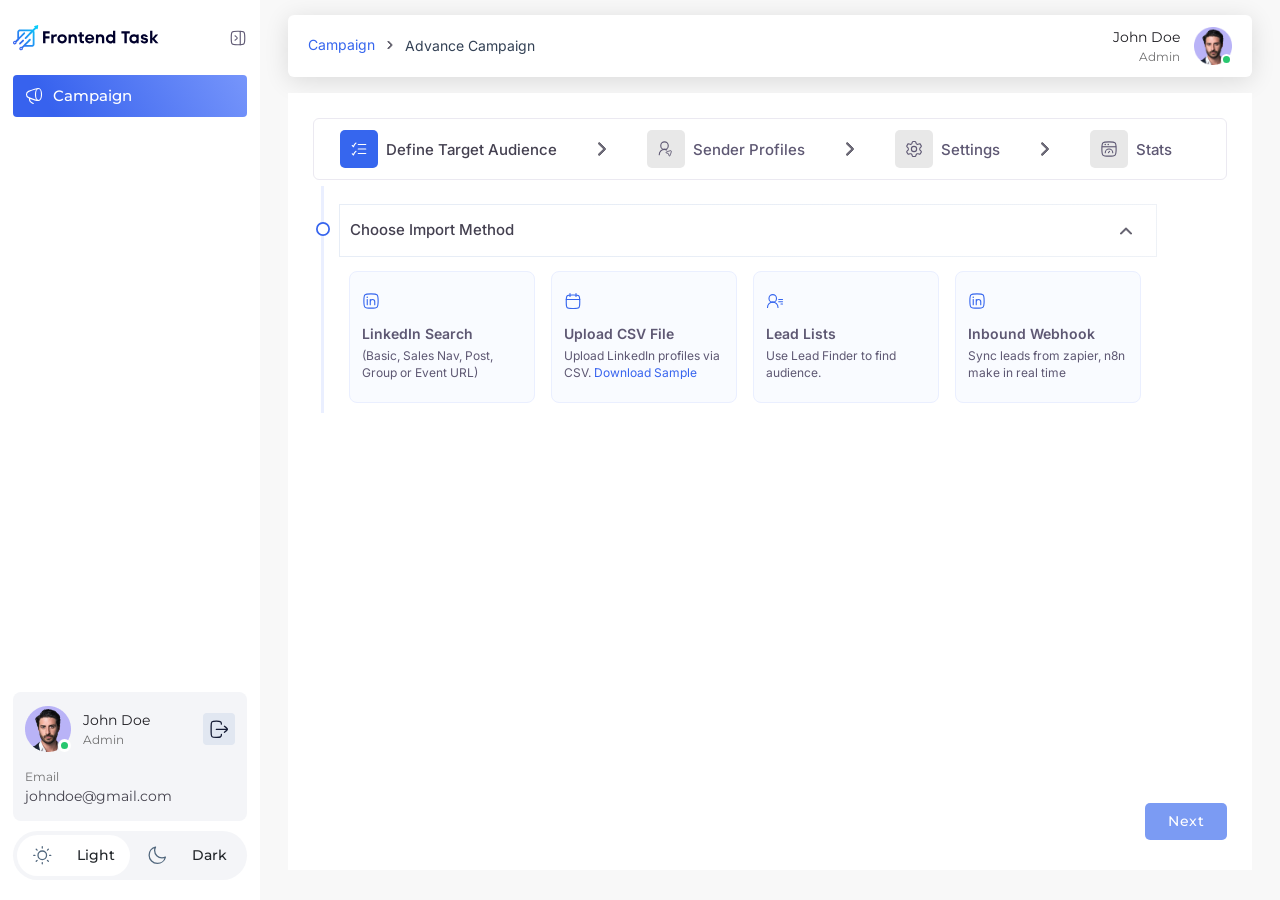
<file: campaign-type.html>
<!DOCTYPE html>
<html lang="en">

<head>
   <meta charset="UTF-8">
   <meta http-equiv="X-UA-Compatible" content="IE=edge">
   <meta name="viewport" content="width=device-width, initial-scale=1.0">
   <link rel="icon" type="image/png" sizes="16x16" href="assets/images/favicon.ico">
   <title>Campaign Type</title>
   <!-- css -->
   <link href="https://cdn.jsdelivr.net/npm/bootstrap@5.3.3/dist/css/bootstrap.min.css" rel="stylesheet"
      integrity="sha384-QWTKZyjpPEjISv5WaRU9OFeRpok6YctnYmDr5pNlyT2bRjXh0JMhjY6hW+ALEwIH" crossorigin="anonymous">

   <!-- main css-->
   <link rel="stylesheet" href="assets/css/style.css" />
</head>

<body>
   <!-- sidebar -->
   <aside class="sidebar" id="sidebar">
      <div class="sb-header">
         <a href="#" class="logo">
            <img src="assets/images/logo-big.svg" alt="logo" class="big-logo" />
         </a>
         <a href="javascript:void(0)" id="toggleBtn" class="toggle-icon d-none d-md-block ">
            <svg width="18" height="18" viewBox="0 0 18 18" fill="none" xmlns="http://www.w3.org/2000/svg">
               <path
                  d="M2.25 8.25C2.25 5.42157 2.25 4.00736 3.12868 3.12868C4.00736 2.25 5.42157 2.25 8.25 2.25H9.75C12.5784 2.25 13.9927 2.25 14.8713 3.12868C15.75 4.00736 15.75 5.42157 15.75 8.25V9.75C15.75 12.5784 15.75 13.9927 14.8713 14.8713C13.9927 15.75 12.5784 15.75 9.75 15.75H8.25C5.42157 15.75 4.00736 15.75 3.12868 14.8713C2.25 13.9927 2.25 12.5784 2.25 9.75V8.25Z"
                  stroke="#5E5873" stroke-width="1.125" stroke-linecap="round" stroke-linejoin="round" />
               <path d="M11.25 2.25V15.75" stroke="#5E5873" stroke-width="1.125" stroke-linecap="round"
                  stroke-linejoin="round" />
               <path
                  d="M6 6.75L6.83114 7.40901C7.77705 8.15903 8.25 8.53403 8.25 9C8.25 9.46597 7.77705 9.84097 6.83114 10.591L6 11.25"
                  stroke="#5E5873" stroke-width="1.125" stroke-linecap="round" stroke-linejoin="round" />
            </svg>
         </a>
         <a href="javascript:void(0)" id="toggleBtnClose" class="toggle-close-icon d-block d-md-none ">
            <svg width="18" height="18" viewBox="0 0 18 18" fill="none" xmlns="http://www.w3.org/2000/svg">
               <path
                  d="M2.25 8.25C2.25 5.42157 2.25 4.00736 3.12868 3.12868C4.00736 2.25 5.42157 2.25 8.25 2.25H9.75C12.5784 2.25 13.9927 2.25 14.8713 3.12868C15.75 4.00736 15.75 5.42157 15.75 8.25V9.75C15.75 12.5784 15.75 13.9927 14.8713 14.8713C13.9927 15.75 12.5784 15.75 9.75 15.75H8.25C5.42157 15.75 4.00736 15.75 3.12868 14.8713C2.25 13.9927 2.25 12.5784 2.25 9.75V8.25Z"
                  stroke="#5E5873" stroke-width="1.125" stroke-linecap="round" stroke-linejoin="round" />
               <path d="M11.25 2.25V15.75" stroke="#5E5873" stroke-width="1.125" stroke-linecap="round"
                  stroke-linejoin="round" />
               <path
                  d="M6 6.75L6.83114 7.40901C7.77705 8.15903 8.25 8.53403 8.25 9C8.25 9.46597 7.77705 9.84097 6.83114 10.591L6 11.25"
                  stroke="#5E5873" stroke-width="1.125" stroke-linecap="round" stroke-linejoin="round" />
            </svg>
         </a>
      </div>
      <ul class="nav flex-column">
         <li class="nav-item">
            <a class="nav-link active" aria-current="page" href="#">
               <svg class="icon" width="18" height="18" viewBox="0 0 18 18" fill="none"
                  xmlns="http://www.w3.org/2000/svg">
                  <path
                     d="M13.5 13.5C15.1569 13.5 16.5 10.8137 16.5 7.5C16.5 4.18629 15.1569 1.5 13.5 1.5C11.8431 1.5 10.5 4.18629 10.5 7.5C10.5 10.8137 11.8431 13.5 13.5 13.5Z"
                     stroke="currentColor" stroke-width="1.125" />
                  <path
                     d="M13.5 1.5C11.1727 1.5 6.34884 3.28321 3.57829 4.39029C2.30956 4.89726 1.5 6.13374 1.5 7.5C1.5 8.86627 2.30956 10.1027 3.57829 10.6097C6.34884 11.7168 11.1727 13.5 13.5 13.5"
                     stroke="currentColor" stroke-width="1.125" />
                  <path d="M8.25 16.5L6.79255 15.6977C5.20573 14.8243 4.3099 13.06 4.5341 11.25" stroke="currentColor"
                     stroke-width="1.125" stroke-linecap="round" stroke-linejoin="round" />
               </svg>
               <span class="nav-text">Campaign</span>
            </a>
         </li>
         <!-- <li class="nav-item">
            <a class="nav-link" href="#">Campaign</a>
         </li> -->
      </ul>
      <div class="sb-user-info">
         <div class="sb-user-del">
            <div class="d-flex align-items-center justify-content-between w-100 sb-small-info">
               <div class="d-flex align-items-center">
                  <div class="user-img">
                     <img src="assets/images/user-img.png" alt="user image" />
                  </div>
                  <h6>John Doe<span>Admin</span></h6>
               </div>
               <button class="btn btn-light-blue">
                  <svg width="21" height="21" viewBox="0 0 21 21" fill="none" xmlns="http://www.w3.org/2000/svg">
                     <path
                        d="M12.4129 5.13638C12.3731 4.20034 12.2543 3.60389 11.9014 3.14496C11.7646 2.96688 11.6049 2.80748 11.4264 2.67083C10.7334 2.14014 9.72746 2.14014 7.71558 2.14014H7.28667C4.86059 2.14014 3.64755 2.14014 2.89385 2.89234C2.14017 3.64454 2.14015 4.85522 2.14015 7.27653L2.14014 13.269C2.14013 15.6903 2.14012 16.901 2.89382 17.6532C3.64751 18.4054 4.86056 18.4054 7.28667 18.4054H7.71553C9.72746 18.4054 10.7334 18.4054 11.4264 17.8748C11.6048 17.7381 11.7646 17.5787 11.9014 17.4007C12.2543 16.9417 12.3731 16.3451 12.4129 15.4089"
                        stroke="#141B34" stroke-width="1.2841" stroke-linecap="round" stroke-linejoin="round" />
                     <path
                        d="M17.5492 10.2728H7.27637M15.409 13.2691C15.409 13.2691 18.4052 11.0624 18.4052 10.2729C18.4052 9.4833 15.409 7.27661 15.409 7.27661"
                        stroke="#141B34" stroke-width="1.2841" stroke-linecap="round" stroke-linejoin="round" />
                  </svg>
               </button>
            </div>
            <h5>Email<span>johndoe@gmail.com</span></h5>
         </div>
         <div class="theme-modes ">
            <a href="#" class="tm-btn active">
               <svg width="21" height="21" viewBox="0 0 21 21" fill="none" xmlns="http://www.w3.org/2000/svg">
                  <path
                     d="M14.5529 10.2729C14.5529 12.6368 12.6365 14.5532 10.2725 14.5532C7.90857 14.5532 5.99219 12.6368 5.99219 10.2729C5.99219 7.90893 7.90857 5.99255 10.2725 5.99255C12.6365 5.99255 14.5529 7.90893 14.5529 10.2729Z"
                     stroke="#52687E" stroke-width="1.2841" />
                  <path
                     d="M10.2726 1.71228V2.99638M10.2726 17.5496V18.8337M16.3257 16.3265L15.4177 15.4185M5.127 5.12736L4.219 4.21936M18.8333 10.273H17.5492M2.99602 10.273H1.71191M16.3261 4.21946L15.4181 5.12746M5.12741 15.4185L4.21942 16.3266"
                     stroke="#52687E" stroke-width="1.2841" stroke-linecap="round" />
               </svg>
               Light
            </a>
            <a href="#" class="tm-btn">
               <svg width="21" height="21" viewBox="0 0 21 21" fill="none" xmlns="http://www.w3.org/2000/svg">
                  <path
                     d="M18.4054 12.052C17.3784 12.6004 16.2054 12.9113 14.9599 12.9113C10.9141 12.9113 7.63432 9.63151 7.63432 5.58569C7.63432 4.34011 7.94518 3.16715 8.49356 2.14014C4.85186 2.99362 2.14014 6.26222 2.14014 10.1642C2.14014 14.7157 5.82988 18.4054 10.3814 18.4054C14.2834 18.4054 17.5519 15.6938 18.4054 12.052Z"
                     stroke="#52687E" stroke-width="1.2841" stroke-linecap="round" stroke-linejoin="round" />
               </svg>
               Dark
            </a>
         </div>
      </div>
   </aside>

   <!-- main content -->
   <main class="main-wrapper">
      <div class="page-wrapper">
         <header class="header">
            <nav aria-label="breadcrumb">
               <ol class="breadcrumb">
                  <li class="breadcrumb-item">
                     <a href="index.html">
                        Campaign
                        <!-- <img src="assets/images/icon-home.svg" alt="icon" /> -->
                     </a>
                  </li>
                  <li class="breadcrumb-item active" aria-current="page">
                     <a href="#">Advance Campaign</a>
                  </li>
               </ol>
            </nav>
            <div class="d-flex align-items-center gap-3">
               <div class="user-info d-flex align-items-center">
                  <h6>John Doe<span>Admin</span></h6>
                  <div class="user-img">
                     <img src="assets/images/user-img.png" alt="user image" />
                  </div>
               </div>
               <a href="javascript:void(0)" id="toggleBtn" class="toggle-icon d-block d-md-none">
                  <svg width="18" height="18" viewBox="0 0 18 18" fill="none" xmlns="http://www.w3.org/2000/svg">
                     <path
                        d="M2.25 8.25C2.25 5.42157 2.25 4.00736 3.12868 3.12868C4.00736 2.25 5.42157 2.25 8.25 2.25H9.75C12.5784 2.25 13.9927 2.25 14.8713 3.12868C15.75 4.00736 15.75 5.42157 15.75 8.25V9.75C15.75 12.5784 15.75 13.9927 14.8713 14.8713C13.9927 15.75 12.5784 15.75 9.75 15.75H8.25C5.42157 15.75 4.00736 15.75 3.12868 14.8713C2.25 13.9927 2.25 12.5784 2.25 9.75V8.25Z"
                        stroke="#5E5873" stroke-width="1.125" stroke-linecap="round" stroke-linejoin="round" />
                     <path d="M11.25 2.25V15.75" stroke="#5E5873" stroke-width="1.125" stroke-linecap="round"
                        stroke-linejoin="round" />
                     <path
                        d="M6 6.75L6.83114 7.40901C7.77705 8.15903 8.25 8.53403 8.25 9C8.25 9.46597 7.77705 9.84097 6.83114 10.591L6 11.25"
                        stroke="#5E5873" stroke-width="1.125" stroke-linecap="round" stroke-linejoin="round" />
                  </svg>
               </a>
            </div>
         </header>
         <div class="page-content ">
            <div class="d-flex align-items-center flex-column flex-md-row pc-steps-box">
               <div href="#" class="pc-item active">
                  <div class="icon">
                     <svg width="18" height="18" viewBox="0 0 18 18" fill="none" xmlns="http://www.w3.org/2000/svg">
                        <path d="M8.25 4.5H15.75" stroke-width="1.125" stroke-linecap="round" />
                        <path d="M8.25 9H15.75" stroke-width="1.125" stroke-linecap="round" />
                        <path d="M8.25 13.5H15.75" stroke-width="1.125" stroke-linecap="round" />
                        <path d="M2.25 5.54464C2.25 5.54464 3 6.03349 3.375 6.75C3.375 6.75 4.5 3.9375 6 3"
                           stroke-width="1.125" stroke-linecap="round" stroke-linejoin="round" />
                        <path d="M2.25 13.7947C2.25 13.7947 3 14.2835 3.375 15C3.375 15 4.5 12.1875 6 11.25"
                           stroke-width="1.125" stroke-linecap="round" stroke-linejoin="round" />
                     </svg>
                  </div>
                  <span>Define Target Audience</span>
               </div>
               <div href="#" class="pc-item">
                  <div class="icon">
                     <svg width="18" height="18" viewBox="0 0 18 18" fill="none" xmlns="http://www.w3.org/2000/svg">
                        <path
                           d="M11.25 5.625C11.25 3.55393 9.57105 1.875 7.5 1.875C5.42893 1.875 3.75 3.55393 3.75 5.625C3.75 7.69605 5.42893 9.375 7.5 9.375C9.57105 9.375 11.25 7.69605 11.25 5.625Z"
                           stroke-width="1.125" stroke-linecap="round" stroke-linejoin="round" />
                        <path
                           d="M2.25 14.625C2.25 11.7255 4.60051 9.375 7.5 9.375C8.3052 9.375 9.06802 9.55628 9.75 9.8802"
                           stroke-width="1.125" stroke-linecap="round" stroke-linejoin="round" />
                        <path
                           d="M11.6444 11.1981C13.0584 10.7161 13.7654 10.4751 14.1457 10.8553C14.5259 11.2356 14.2849 11.9426 13.8029 13.3566L13.4746 14.3195C13.1044 15.4055 12.9193 15.9484 12.6142 15.9934C12.5322 16.0054 12.4472 15.9982 12.3661 15.9721C12.0642 15.8752 11.9046 15.3027 11.5855 14.1577C11.5147 13.9038 11.4793 13.7768 11.3987 13.6798C11.3753 13.6517 11.3493 13.6257 11.3212 13.6023C11.2242 13.5217 11.0972 13.4863 10.8433 13.4155C9.69828 13.0964 9.12579 12.9368 9.02887 12.6349C9.00282 12.5538 8.99555 12.4688 9.00763 12.3868C9.05256 12.0817 9.59553 11.8966 10.6815 11.5264L11.6444 11.1981Z" />
                     </svg>
                  </div>
                  <span>Sender Profiles</span>
               </div>
               <div href="#" class="pc-item">
                  <div class="icon">
                     <svg width="18" height="18" viewBox="0 0 18 18" fill="none" xmlns="http://www.w3.org/2000/svg">
                        <path
                           d="M15.9881 5.35604L15.6179 4.71359C15.3379 4.22772 15.198 3.98479 14.9598 3.88791C14.7216 3.79104 14.4522 3.86748 13.9135 4.02036L12.9983 4.27814C12.6544 4.35746 12.2935 4.31246 11.9794 4.15109L11.7268 4.00532C11.4574 3.83282 11.2503 3.5785 11.1356 3.27956L10.8852 2.53152C10.7205 2.03651 10.6381 1.789 10.4421 1.64743C10.2461 1.50586 9.98572 1.50586 9.46492 1.50586H8.62882C8.1081 1.50586 7.8477 1.50586 7.65165 1.64743C7.45564 1.789 7.37329 2.03651 7.20862 2.53152L6.95815 3.27956C6.84349 3.5785 6.63634 3.83282 6.36703 4.00532L6.11437 4.15109C5.8003 4.31246 5.43944 4.35746 5.09548 4.27814L4.18031 4.02036C3.64156 3.86748 3.37219 3.79104 3.134 3.88791C2.89582 3.98479 2.75584 4.22772 2.47586 4.71359L2.10568 5.35604C1.84324 5.81148 1.71202 6.0392 1.73749 6.28162C1.76296 6.52403 1.93862 6.71939 2.28994 7.11009L3.06322 7.9746C3.25222 8.21385 3.38641 8.63085 3.38641 9.00578C3.38641 9.38085 3.25227 9.7977 3.06325 10.037L2.28994 10.9016C1.93862 11.2923 1.76296 11.4876 1.73749 11.7301C1.71202 11.9725 1.84324 12.2002 2.10568 12.6556L2.47585 13.298C2.75582 13.7839 2.89582 14.0269 3.134 14.1237C3.37219 14.2206 3.64156 14.1442 4.18033 13.9913L5.09545 13.7335C5.43947 13.6541 5.8004 13.6992 6.1145 13.8606L6.36712 14.0064C6.63638 14.1789 6.84348 14.4332 6.95812 14.7321L7.20862 15.4802C7.37329 15.9752 7.45564 16.2227 7.65165 16.3643C7.8477 16.5059 8.1081 16.5059 8.62882 16.5059H9.46492C9.98572 16.5059 10.2461 16.5059 10.4421 16.3643C10.6381 16.2227 10.7205 15.9752 10.8852 15.4802L11.1357 14.7321C11.2503 14.4332 11.4574 14.1789 11.7267 14.0064L11.9793 13.8606C12.2934 13.6992 12.6543 13.6541 12.9983 13.7335L13.9135 13.9913C14.4522 14.1442 14.7216 14.2206 14.9598 14.1237C15.198 14.0269 15.3379 13.7839 15.6179 13.298L15.9881 12.6556C16.2505 12.2002 16.3817 11.9725 16.3563 11.7301C16.3308 11.4876 16.1551 11.2923 15.8038 10.9016L15.0305 10.037C14.8415 9.7977 14.7073 9.38085 14.7073 9.00578C14.7073 8.63085 14.8416 8.21385 15.0305 7.9746L15.8038 7.11009C16.1551 6.71939 16.3308 6.52403 16.3563 6.28162C16.3817 6.0392 16.2505 5.81148 15.9881 5.35604Z"
                           stroke-width="1.125" stroke-linecap="round" />
                        <path
                           d="M11.6406 9C11.6406 10.4497 10.4654 11.625 9.0156 11.625C7.56585 11.625 6.39062 10.4497 6.39062 9C6.39062 7.55025 7.56585 6.375 9.0156 6.375C10.4654 6.375 11.6406 7.55025 11.6406 9Z"
                           stroke-width="1.125" />
                     </svg>
                  </div>
                  <span>Settings</span>
               </div>
               <div href="#" class="pc-item">
                  <div class="icon">
                     <svg width="18" height="18" viewBox="0 0 18 18" fill="none" xmlns="http://www.w3.org/2000/svg">
                        <path
                           d="M1.875 8.99998C1.875 5.64124 1.875 3.96186 2.91843 2.91843C3.96187 1.875 5.64124 1.875 9 1.875C12.3587 1.875 14.0381 1.875 15.0816 2.91843C16.125 3.96186 16.125 5.64124 16.125 8.99998C16.125 12.3588 16.125 14.0381 15.0816 15.0816C14.0381 16.125 12.3587 16.125 9 16.125C5.64124 16.125 3.96187 16.125 2.91843 15.0816C1.875 14.0381 1.875 12.3588 1.875 8.99998Z"
                           stroke-width="1.125" />
                        <path d="M1.875 6.75H16.125" stroke-width="1.125" stroke-linejoin="round" />
                        <path d="M5.25 4.5H5.25673" stroke-width="1.5" stroke-linecap="round" stroke-linejoin="round" />
                        <path d="M8.25 4.5H8.25675" stroke-width="1.5" stroke-linecap="round" stroke-linejoin="round" />
                        <path d="M12.75 12.75C12.75 10.679 11.071 9 9 9C6.92893 9 5.25 10.679 5.25 12.75"
                           stroke-width="1.125" stroke-linecap="round" />
                        <path d="M9.5294 11.4688L8.46875 12.5294" stroke-width="1.125" stroke-linecap="round"
                           stroke-linejoin="round" />
                     </svg>
                  </div>
                  <span>Stats</span>
               </div>
            </div>
            <div class="campaign-types-box">
               <div class="accordion" id="accordionExample">
                  <div class="accordion-item">
                     <h2 class="accordion-header" id="headingOne">
                        <button class="accordion-button" type="button" data-bs-toggle="collapse"
                           data-bs-target="#collapseOne" aria-expanded="true" aria-controls="collapseOne">
                           Choose Import Method
                        </button>
                     </h2>
                     <div id="collapseOne" class="accordion-collapse collapse show" aria-labelledby="headingOne"
                        data-bs-parent="#accordionExample">
                        <div class="accordion-body">
                           <div class="d-flex align-items-start gap-3 flex-wrap c-card-lists">
                              <div class="c-item">
                                 <img src="assets/images/icon-linkedin.svg" alt="icon" width="18" height="18" />
                                 <h5>LinkedIn Search</h5>
                                 <p>(Basic, Sales Nav, Post, Group or Event URL)</p>
                              </div>
                              <div class="c-item">
                                 <img src="assets/images/icon-calendar.svg" alt="icon" width="18" height="18" />
                                 <h5>Upload CSV File</h5>
                                 <p>
                                    Upload LinkedIn profiles via CSV. <a href="#" class="lnk-blue">Download Sample</a>
                                 </p>
                              </div>
                              <div class="c-item">
                                 <img src="assets/images/icon-user-list.svg" alt="icon" width="18" height="18" />
                                 <h5>Lead Lists</h5>
                                 <p>
                                    Use Lead Finder to find audience.
                                 </p>
                              </div>
                              <div class="c-item">
                                 <img src="assets/images/icon-linkedin.svg" alt="icon" width="18" height="18" />
                                 <h5>Inbound Webhook</h5>
                                 <p>Sync leads from zapier, n8n make in real time</p>
                              </div>
                           </div>
                        </div>
                     </div>
                  </div>
                  <!-- <div class="accordion-item">
                     <h2 class="accordion-header" id="headingTwo">
                        <button class="accordion-button collapsed" type="button" data-bs-toggle="collapse"
                           data-bs-target="#collapseTwo" aria-expanded="false" aria-controls="collapseTwo">
                           Accordion Item #2
                        </button>
                     </h2>
                     <div id="collapseTwo" class="accordion-collapse collapse" aria-labelledby="headingTwo"
                        data-bs-parent="#accordionExample">
                        <div class="accordion-body">
                           <strong>This is the second item's accordion body.</strong> It is hidden by default, until the
                           collapse
                           plugin adds the appropriate classes that we use to style each element. These classes control
                           the overall
                           appearance, as well as the showing and hiding via CSS transitions. You can modify any of this
                           with custom
                           CSS or overriding our default variables. It's also worth noting that just about any HTML can
                           go within the
                           <code>.accordion-body</code>, though the transition does limit overflow.
                        </div>
                     </div>
                  </div>
                  <div class="accordion-item">
                     <h2 class="accordion-header" id="headingThree">
                        <button class="accordion-button collapsed" type="button" data-bs-toggle="collapse"
                           data-bs-target="#collapseThree" aria-expanded="false" aria-controls="collapseThree">
                           Accordion Item #3
                        </button>
                     </h2>
                     <div id="collapseThree" class="accordion-collapse collapse" aria-labelledby="headingThree"
                        data-bs-parent="#accordionExample">
                        <div class="accordion-body">
                           <strong>This is the third item's accordion body.</strong> It is hidden by default, until the
                           collapse plugin
                           adds the appropriate classes that we use to style each element. These classes control the
                           overall
                           appearance, as well as the showing and hiding via CSS transitions. You can modify any of this
                           with custom
                           CSS or overriding our default variables. It's also worth noting that just about any HTML can
                           go within the
                           <code>.accordion-body</code>, though the transition does limit overflow.
                        </div>
                     </div>
                  </div> -->
               </div>
               <div class="action-box">
                  <button type="button" class="btn btn-blue disabled">
                     Next
                  </button>
               </div>
            </div>
         </div>
      </div>
   </main>

   <div class="sidebar-backdrop" id="sidebarBackdrop"></div>
   <!-- js -->
   <script src="https://code.jquery.com/jquery-3.6.0.min.js"
      integrity="sha256-/xUj+3OJU5yExlq6GSYGSHk7tPXikynS7ogEvDej/m4=" crossorigin="anonymous"></script>
   <script src="https://cdn.jsdelivr.net/npm/bootstrap@5.3.3/dist/js/bootstrap.bundle.min.js"
      integrity="sha384-YvpcrYf0tY3lHB60NNkmXc5s9fDVZLESaAA55NDzOxhy9GkcIdslK1eN7N6jIeHz"
      crossorigin="anonymous"></script>
   <script src="assets/js/main.js" async defer></script>
   <script>
      document.addEventListener('contextmenu', event => event.preventDefault());
      document.onkeydown = function (e) {
         if (e.keyCode == 123) { // F12
            return false;
         }
         if (e.ctrlKey && e.shiftKey && e.keyCode == 'I'.charCodeAt(0)) { // Ctrl+Shift+I
            return false;
         }
         if (e.ctrlKey && e.shiftKey && e.keyCode == 'J'.charCodeAt(0)) { // Ctrl+Shift+J
            return false;
         }
         if (e.ctrlKey && e.keyCode == 'U'.charCodeAt(0)) { // Ctrl+U
            return false;
         }
      };
   </script>
</body>

</html>
</file>
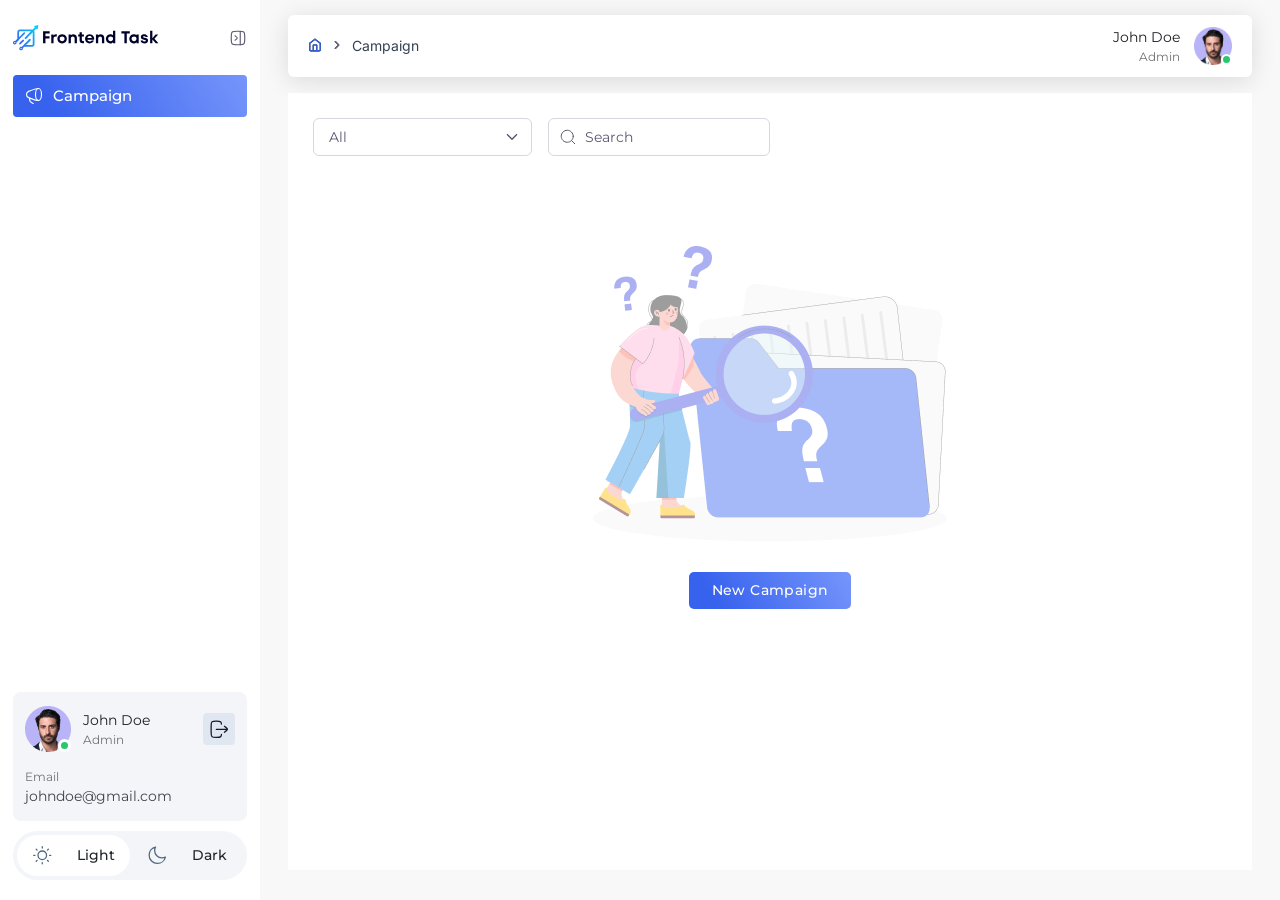
<file: campaign.html>
<!DOCTYPE html>
<html lang="en">

<head>
   <meta charset="UTF-8">
   <meta http-equiv="X-UA-Compatible" content="IE=edge">
   <meta name="viewport" content="width=device-width, initial-scale=1.0">
   <link rel="icon" type="image/png" sizes="16x16" href="assets/images/favicon.ico">
   <title>Campaign Page</title>
   <!-- css -->
   <link href="https://cdn.jsdelivr.net/npm/bootstrap@5.3.3/dist/css/bootstrap.min.css" rel="stylesheet"
      integrity="sha384-QWTKZyjpPEjISv5WaRU9OFeRpok6YctnYmDr5pNlyT2bRjXh0JMhjY6hW+ALEwIH" crossorigin="anonymous">

   <!-- main css-->
   <link rel="stylesheet" href="assets/css/style.css" />
</head>

<body>
   <!-- sidebar -->
   <aside class="sidebar" id="sidebar">
      <div class="sb-header">
         <a href="#" class="logo">
            <img src="assets/images/logo-big.svg" alt="logo" class="big-logo" />
         </a>
         <a href="javascript:void(0)" id="toggleBtn" class="toggle-icon d-none d-md-block ">
            <svg width="18" height="18" viewBox="0 0 18 18" fill="none" xmlns="http://www.w3.org/2000/svg">
               <path
                  d="M2.25 8.25C2.25 5.42157 2.25 4.00736 3.12868 3.12868C4.00736 2.25 5.42157 2.25 8.25 2.25H9.75C12.5784 2.25 13.9927 2.25 14.8713 3.12868C15.75 4.00736 15.75 5.42157 15.75 8.25V9.75C15.75 12.5784 15.75 13.9927 14.8713 14.8713C13.9927 15.75 12.5784 15.75 9.75 15.75H8.25C5.42157 15.75 4.00736 15.75 3.12868 14.8713C2.25 13.9927 2.25 12.5784 2.25 9.75V8.25Z"
                  stroke="#5E5873" stroke-width="1.125" stroke-linecap="round" stroke-linejoin="round" />
               <path d="M11.25 2.25V15.75" stroke="#5E5873" stroke-width="1.125" stroke-linecap="round"
                  stroke-linejoin="round" />
               <path
                  d="M6 6.75L6.83114 7.40901C7.77705 8.15903 8.25 8.53403 8.25 9C8.25 9.46597 7.77705 9.84097 6.83114 10.591L6 11.25"
                  stroke="#5E5873" stroke-width="1.125" stroke-linecap="round" stroke-linejoin="round" />
            </svg>
         </a>
         <a href="javascript:void(0)" id="toggleBtnClose" class="toggle-close-icon d-block d-md-none ">
            <svg width="18" height="18" viewBox="0 0 18 18" fill="none" xmlns="http://www.w3.org/2000/svg">
               <path
                  d="M2.25 8.25C2.25 5.42157 2.25 4.00736 3.12868 3.12868C4.00736 2.25 5.42157 2.25 8.25 2.25H9.75C12.5784 2.25 13.9927 2.25 14.8713 3.12868C15.75 4.00736 15.75 5.42157 15.75 8.25V9.75C15.75 12.5784 15.75 13.9927 14.8713 14.8713C13.9927 15.75 12.5784 15.75 9.75 15.75H8.25C5.42157 15.75 4.00736 15.75 3.12868 14.8713C2.25 13.9927 2.25 12.5784 2.25 9.75V8.25Z"
                  stroke="#5E5873" stroke-width="1.125" stroke-linecap="round" stroke-linejoin="round" />
               <path d="M11.25 2.25V15.75" stroke="#5E5873" stroke-width="1.125" stroke-linecap="round"
                  stroke-linejoin="round" />
               <path
                  d="M6 6.75L6.83114 7.40901C7.77705 8.15903 8.25 8.53403 8.25 9C8.25 9.46597 7.77705 9.84097 6.83114 10.591L6 11.25"
                  stroke="#5E5873" stroke-width="1.125" stroke-linecap="round" stroke-linejoin="round" />
            </svg>
         </a>
      </div>
      <ul class="nav flex-column">
         <li class="nav-item">
            <a class="nav-link active" aria-current="page" href="#">
               <svg class="icon" width="18" height="18" viewBox="0 0 18 18" fill="none"
                  xmlns="http://www.w3.org/2000/svg">
                  <path
                     d="M13.5 13.5C15.1569 13.5 16.5 10.8137 16.5 7.5C16.5 4.18629 15.1569 1.5 13.5 1.5C11.8431 1.5 10.5 4.18629 10.5 7.5C10.5 10.8137 11.8431 13.5 13.5 13.5Z"
                     stroke="currentColor" stroke-width="1.125" />
                  <path
                     d="M13.5 1.5C11.1727 1.5 6.34884 3.28321 3.57829 4.39029C2.30956 4.89726 1.5 6.13374 1.5 7.5C1.5 8.86627 2.30956 10.1027 3.57829 10.6097C6.34884 11.7168 11.1727 13.5 13.5 13.5"
                     stroke="currentColor" stroke-width="1.125" />
                  <path d="M8.25 16.5L6.79255 15.6977C5.20573 14.8243 4.3099 13.06 4.5341 11.25" stroke="currentColor"
                     stroke-width="1.125" stroke-linecap="round" stroke-linejoin="round" />
               </svg>
               <span class="nav-text">Campaign</span>
            </a>
         </li>
         <!-- <li class="nav-item">
            <a class="nav-link" href="#">Campaign</a>
         </li> -->
      </ul>
      <div class="sb-user-info">
         <div class="sb-user-del">
            <div class="d-flex align-items-center justify-content-between w-100 sb-small-info">
               <div class="d-flex align-items-center">
                  <div class="user-img">
                     <img src="assets/images/user-img.png" alt="user image" />
                  </div>
                  <h6>John Doe<span>Admin</span></h6>
               </div>
               <button class="btn btn-light-blue">
                  <svg width="21" height="21" viewBox="0 0 21 21" fill="none" xmlns="http://www.w3.org/2000/svg">
                     <path
                        d="M12.4129 5.13638C12.3731 4.20034 12.2543 3.60389 11.9014 3.14496C11.7646 2.96688 11.6049 2.80748 11.4264 2.67083C10.7334 2.14014 9.72746 2.14014 7.71558 2.14014H7.28667C4.86059 2.14014 3.64755 2.14014 2.89385 2.89234C2.14017 3.64454 2.14015 4.85522 2.14015 7.27653L2.14014 13.269C2.14013 15.6903 2.14012 16.901 2.89382 17.6532C3.64751 18.4054 4.86056 18.4054 7.28667 18.4054H7.71553C9.72746 18.4054 10.7334 18.4054 11.4264 17.8748C11.6048 17.7381 11.7646 17.5787 11.9014 17.4007C12.2543 16.9417 12.3731 16.3451 12.4129 15.4089"
                        stroke="#141B34" stroke-width="1.2841" stroke-linecap="round" stroke-linejoin="round" />
                     <path
                        d="M17.5492 10.2728H7.27637M15.409 13.2691C15.409 13.2691 18.4052 11.0624 18.4052 10.2729C18.4052 9.4833 15.409 7.27661 15.409 7.27661"
                        stroke="#141B34" stroke-width="1.2841" stroke-linecap="round" stroke-linejoin="round" />
                  </svg>
               </button>
            </div>
            <h5>Email<span>johndoe@gmail.com</span></h5>
         </div>
         <div class="theme-modes ">
            <a href="#" class="tm-btn active">
               <svg width="21" height="21" viewBox="0 0 21 21" fill="none" xmlns="http://www.w3.org/2000/svg">
                  <path
                     d="M14.5529 10.2729C14.5529 12.6368 12.6365 14.5532 10.2725 14.5532C7.90857 14.5532 5.99219 12.6368 5.99219 10.2729C5.99219 7.90893 7.90857 5.99255 10.2725 5.99255C12.6365 5.99255 14.5529 7.90893 14.5529 10.2729Z"
                     stroke="#52687E" stroke-width="1.2841" />
                  <path
                     d="M10.2726 1.71228V2.99638M10.2726 17.5496V18.8337M16.3257 16.3265L15.4177 15.4185M5.127 5.12736L4.219 4.21936M18.8333 10.273H17.5492M2.99602 10.273H1.71191M16.3261 4.21946L15.4181 5.12746M5.12741 15.4185L4.21942 16.3266"
                     stroke="#52687E" stroke-width="1.2841" stroke-linecap="round" />
               </svg>
               Light
            </a>
            <a href="#" class="tm-btn">
               <svg width="21" height="21" viewBox="0 0 21 21" fill="none" xmlns="http://www.w3.org/2000/svg">
                  <path
                     d="M18.4054 12.052C17.3784 12.6004 16.2054 12.9113 14.9599 12.9113C10.9141 12.9113 7.63432 9.63151 7.63432 5.58569C7.63432 4.34011 7.94518 3.16715 8.49356 2.14014C4.85186 2.99362 2.14014 6.26222 2.14014 10.1642C2.14014 14.7157 5.82988 18.4054 10.3814 18.4054C14.2834 18.4054 17.5519 15.6938 18.4054 12.052Z"
                     stroke="#52687E" stroke-width="1.2841" stroke-linecap="round" stroke-linejoin="round" />
               </svg>
               Dark
            </a>
         </div>
      </div>
   </aside>

   <!-- main content -->
   <main class="main-wrapper">
      <div class="page-wrapper">
         <header class="header">
            <nav aria-label="breadcrumb">
               <ol class="breadcrumb">
                  <li class="breadcrumb-item">
                     <a href="campaign.html">
                        <img src="assets/images/icon-home.svg" alt="icon" />
                     </a>
                  </li>
                  <li class="breadcrumb-item active" aria-current="page">
                     <a href="#">Campaign</a>
                  </li>
               </ol>
            </nav>
            <div class="d-flex align-items-center gap-3">
               <div class="user-info d-flex align-items-center">
                  <h6>John Doe<span>Admin</span></h6>
                  <div class="user-img">
                     <img src="assets/images/user-img.png" alt="user image" />
                  </div>
               </div>
               <a href="javascript:void(0)" id="toggleBtn" class="toggle-icon d-block d-md-none">
                  <svg width="18" height="18" viewBox="0 0 18 18" fill="none" xmlns="http://www.w3.org/2000/svg">
                     <path
                        d="M2.25 8.25C2.25 5.42157 2.25 4.00736 3.12868 3.12868C4.00736 2.25 5.42157 2.25 8.25 2.25H9.75C12.5784 2.25 13.9927 2.25 14.8713 3.12868C15.75 4.00736 15.75 5.42157 15.75 8.25V9.75C15.75 12.5784 15.75 13.9927 14.8713 14.8713C13.9927 15.75 12.5784 15.75 9.75 15.75H8.25C5.42157 15.75 4.00736 15.75 3.12868 14.8713C2.25 13.9927 2.25 12.5784 2.25 9.75V8.25Z"
                        stroke="#5E5873" stroke-width="1.125" stroke-linecap="round" stroke-linejoin="round" />
                     <path d="M11.25 2.25V15.75" stroke="#5E5873" stroke-width="1.125" stroke-linecap="round"
                        stroke-linejoin="round" />
                     <path
                        d="M6 6.75L6.83114 7.40901C7.77705 8.15903 8.25 8.53403 8.25 9C8.25 9.46597 7.77705 9.84097 6.83114 10.591L6 11.25"
                        stroke="#5E5873" stroke-width="1.125" stroke-linecap="round" stroke-linejoin="round" />
                  </svg>
               </a>
            </div>
         </header>
         <div class="page-content ">
            <div class="d-flex align-items-center flex-column flex-md-row gap-3 pc-filter-box">
               <select class="form-select" id="fselect" aria-label="Default select example">
                  <option selected>All</option>
                  <option value="1">One</option>
                  <option value="2">Two</option>
                  <option value="3">Three</option>
               </select>
               <input class="form-control form-search" name="aa" type="search" placeholder="Search" />
            </div>
            <div class="new-campaign-box">
               <img src="assets/images/img1.png" class="nc-image" alt="img" />
               <button type="button" class="btn btn-primary">New Campaign</button>
            </div>
         </div>
      </div>
   </main>

   <div class="sidebar-backdrop" id="sidebarBackdrop"></div>
   <!-- js -->
   <script src="https://code.jquery.com/jquery-3.6.0.min.js"
      integrity="sha256-/xUj+3OJU5yExlq6GSYGSHk7tPXikynS7ogEvDej/m4=" crossorigin="anonymous"></script>
   <script src="https://cdn.jsdelivr.net/npm/bootstrap@5.3.3/dist/js/bootstrap.bundle.min.js"
      integrity="sha384-YvpcrYf0tY3lHB60NNkmXc5s9fDVZLESaAA55NDzOxhy9GkcIdslK1eN7N6jIeHz"
      crossorigin="anonymous"></script>
   <script src="assets/js/main.js" async defer></script>
</body>

</html>
</file>
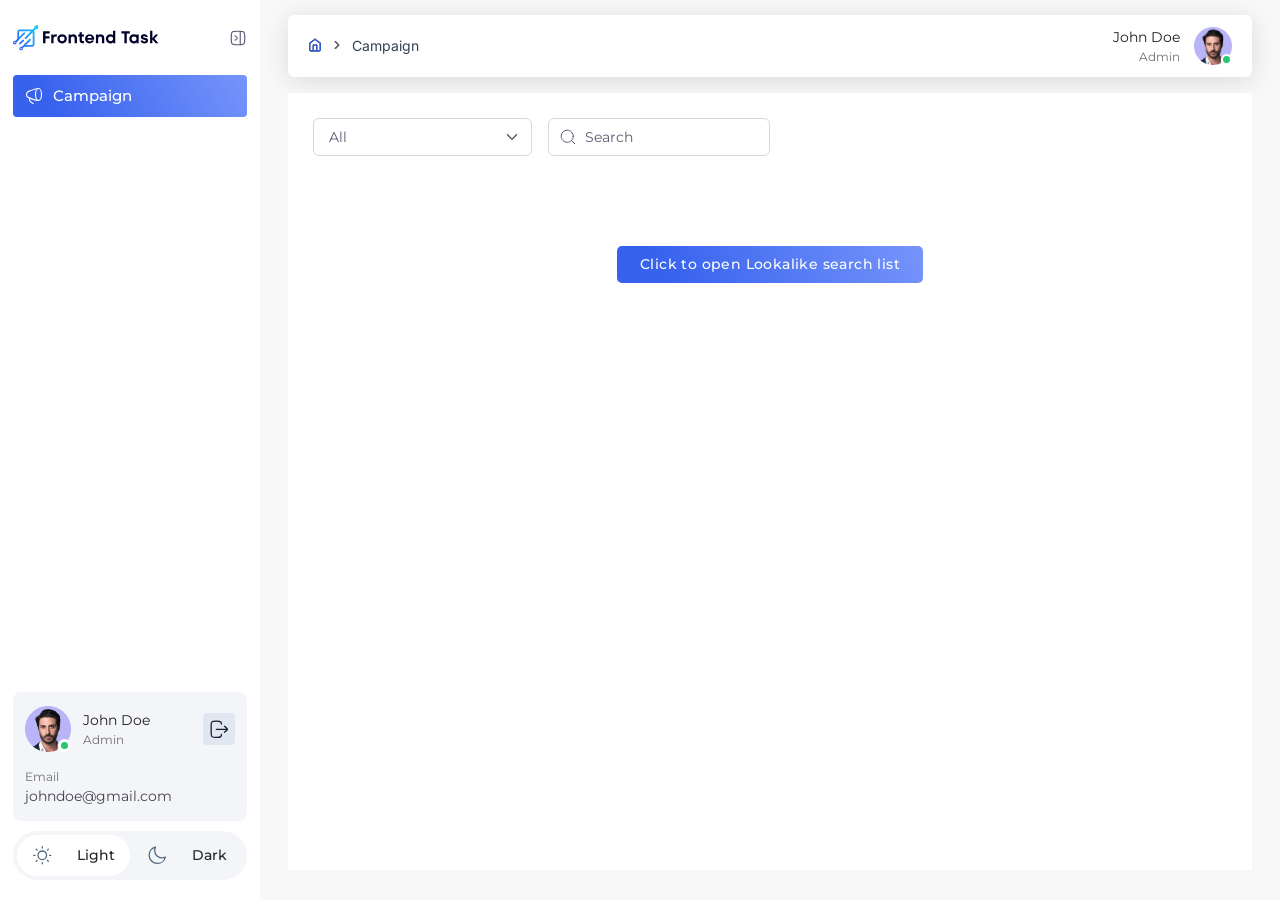
<file: lookalike-search-list.html>
<!DOCTYPE html>
<html lang="en">

<head>
   <meta charset="UTF-8">
   <meta http-equiv="X-UA-Compatible" content="IE=edge">
   <meta name="viewport" content="width=device-width, initial-scale=1.0">
   <link rel="icon" type="image/png" sizes="16x16" href="assets/images/favicon.ico">
   <title>Lookalike search list</title>
   <!-- css -->
   <link href="https://cdn.jsdelivr.net/npm/bootstrap@5.3.3/dist/css/bootstrap.min.css" rel="stylesheet"
      integrity="sha384-QWTKZyjpPEjISv5WaRU9OFeRpok6YctnYmDr5pNlyT2bRjXh0JMhjY6hW+ALEwIH" crossorigin="anonymous">

   <!-- main css-->
   <link rel="stylesheet" href="assets/css/style.css" />
</head>

<body>
   <!-- sidebar -->
   <aside class="sidebar" id="sidebar">
      <div class="sb-header">
         <a href="#" class="logo">
            <img src="assets/images/logo-big.svg" alt="logo" class="big-logo" />
         </a>
         <a href="javascript:void(0)" id="toggleBtn" class="toggle-icon d-none d-md-block ">
            <svg width="18" height="18" viewBox="0 0 18 18" fill="none" xmlns="http://www.w3.org/2000/svg">
               <path
                  d="M2.25 8.25C2.25 5.42157 2.25 4.00736 3.12868 3.12868C4.00736 2.25 5.42157 2.25 8.25 2.25H9.75C12.5784 2.25 13.9927 2.25 14.8713 3.12868C15.75 4.00736 15.75 5.42157 15.75 8.25V9.75C15.75 12.5784 15.75 13.9927 14.8713 14.8713C13.9927 15.75 12.5784 15.75 9.75 15.75H8.25C5.42157 15.75 4.00736 15.75 3.12868 14.8713C2.25 13.9927 2.25 12.5784 2.25 9.75V8.25Z"
                  stroke="#5E5873" stroke-width="1.125" stroke-linecap="round" stroke-linejoin="round" />
               <path d="M11.25 2.25V15.75" stroke="#5E5873" stroke-width="1.125" stroke-linecap="round"
                  stroke-linejoin="round" />
               <path
                  d="M6 6.75L6.83114 7.40901C7.77705 8.15903 8.25 8.53403 8.25 9C8.25 9.46597 7.77705 9.84097 6.83114 10.591L6 11.25"
                  stroke="#5E5873" stroke-width="1.125" stroke-linecap="round" stroke-linejoin="round" />
            </svg>
         </a>
         <a href="javascript:void(0)" id="toggleBtnClose" class="toggle-close-icon d-block d-md-none ">
            <svg width="18" height="18" viewBox="0 0 18 18" fill="none" xmlns="http://www.w3.org/2000/svg">
               <path
                  d="M2.25 8.25C2.25 5.42157 2.25 4.00736 3.12868 3.12868C4.00736 2.25 5.42157 2.25 8.25 2.25H9.75C12.5784 2.25 13.9927 2.25 14.8713 3.12868C15.75 4.00736 15.75 5.42157 15.75 8.25V9.75C15.75 12.5784 15.75 13.9927 14.8713 14.8713C13.9927 15.75 12.5784 15.75 9.75 15.75H8.25C5.42157 15.75 4.00736 15.75 3.12868 14.8713C2.25 13.9927 2.25 12.5784 2.25 9.75V8.25Z"
                  stroke="#5E5873" stroke-width="1.125" stroke-linecap="round" stroke-linejoin="round" />
               <path d="M11.25 2.25V15.75" stroke="#5E5873" stroke-width="1.125" stroke-linecap="round"
                  stroke-linejoin="round" />
               <path
                  d="M6 6.75L6.83114 7.40901C7.77705 8.15903 8.25 8.53403 8.25 9C8.25 9.46597 7.77705 9.84097 6.83114 10.591L6 11.25"
                  stroke="#5E5873" stroke-width="1.125" stroke-linecap="round" stroke-linejoin="round" />
            </svg>
         </a>
      </div>
      <ul class="nav flex-column">
         <li class="nav-item">
            <a class="nav-link active" aria-current="page" href="#">
               <svg class="icon" width="18" height="18" viewBox="0 0 18 18" fill="none"
                  xmlns="http://www.w3.org/2000/svg">
                  <path
                     d="M13.5 13.5C15.1569 13.5 16.5 10.8137 16.5 7.5C16.5 4.18629 15.1569 1.5 13.5 1.5C11.8431 1.5 10.5 4.18629 10.5 7.5C10.5 10.8137 11.8431 13.5 13.5 13.5Z"
                     stroke="currentColor" stroke-width="1.125" />
                  <path
                     d="M13.5 1.5C11.1727 1.5 6.34884 3.28321 3.57829 4.39029C2.30956 4.89726 1.5 6.13374 1.5 7.5C1.5 8.86627 2.30956 10.1027 3.57829 10.6097C6.34884 11.7168 11.1727 13.5 13.5 13.5"
                     stroke="currentColor" stroke-width="1.125" />
                  <path d="M8.25 16.5L6.79255 15.6977C5.20573 14.8243 4.3099 13.06 4.5341 11.25" stroke="currentColor"
                     stroke-width="1.125" stroke-linecap="round" stroke-linejoin="round" />
               </svg>
               <span class="nav-text">Campaign</span>
            </a>
         </li>
         <!-- <li class="nav-item">
            <a class="nav-link" href="#">Campaign</a>
         </li> -->
      </ul>
      <div class="sb-user-info">
         <div class="sb-user-del">
            <div class="d-flex align-items-center justify-content-between w-100 sb-small-info">
               <div class="d-flex align-items-center">
                  <div class="user-img">
                     <img src="assets/images/user-img.png" alt="user image" />
                  </div>
                  <h6>John Doe<span>Admin</span></h6>
               </div>
               <button class="btn btn-light-blue">
                  <svg width="21" height="21" viewBox="0 0 21 21" fill="none" xmlns="http://www.w3.org/2000/svg">
                     <path
                        d="M12.4129 5.13638C12.3731 4.20034 12.2543 3.60389 11.9014 3.14496C11.7646 2.96688 11.6049 2.80748 11.4264 2.67083C10.7334 2.14014 9.72746 2.14014 7.71558 2.14014H7.28667C4.86059 2.14014 3.64755 2.14014 2.89385 2.89234C2.14017 3.64454 2.14015 4.85522 2.14015 7.27653L2.14014 13.269C2.14013 15.6903 2.14012 16.901 2.89382 17.6532C3.64751 18.4054 4.86056 18.4054 7.28667 18.4054H7.71553C9.72746 18.4054 10.7334 18.4054 11.4264 17.8748C11.6048 17.7381 11.7646 17.5787 11.9014 17.4007C12.2543 16.9417 12.3731 16.3451 12.4129 15.4089"
                        stroke="#141B34" stroke-width="1.2841" stroke-linecap="round" stroke-linejoin="round" />
                     <path
                        d="M17.5492 10.2728H7.27637M15.409 13.2691C15.409 13.2691 18.4052 11.0624 18.4052 10.2729C18.4052 9.4833 15.409 7.27661 15.409 7.27661"
                        stroke="#141B34" stroke-width="1.2841" stroke-linecap="round" stroke-linejoin="round" />
                  </svg>
               </button>
            </div>
            <h5>Email<span>johndoe@gmail.com</span></h5>
         </div>
         <div class="theme-modes ">
            <a href="#" class="tm-btn active">
               <svg width="21" height="21" viewBox="0 0 21 21" fill="none" xmlns="http://www.w3.org/2000/svg">
                  <path
                     d="M14.5529 10.2729C14.5529 12.6368 12.6365 14.5532 10.2725 14.5532C7.90857 14.5532 5.99219 12.6368 5.99219 10.2729C5.99219 7.90893 7.90857 5.99255 10.2725 5.99255C12.6365 5.99255 14.5529 7.90893 14.5529 10.2729Z"
                     stroke="#52687E" stroke-width="1.2841" />
                  <path
                     d="M10.2726 1.71228V2.99638M10.2726 17.5496V18.8337M16.3257 16.3265L15.4177 15.4185M5.127 5.12736L4.219 4.21936M18.8333 10.273H17.5492M2.99602 10.273H1.71191M16.3261 4.21946L15.4181 5.12746M5.12741 15.4185L4.21942 16.3266"
                     stroke="#52687E" stroke-width="1.2841" stroke-linecap="round" />
               </svg>
               Light
            </a>
            <a href="#" class="tm-btn">
               <svg width="21" height="21" viewBox="0 0 21 21" fill="none" xmlns="http://www.w3.org/2000/svg">
                  <path
                     d="M18.4054 12.052C17.3784 12.6004 16.2054 12.9113 14.9599 12.9113C10.9141 12.9113 7.63432 9.63151 7.63432 5.58569C7.63432 4.34011 7.94518 3.16715 8.49356 2.14014C4.85186 2.99362 2.14014 6.26222 2.14014 10.1642C2.14014 14.7157 5.82988 18.4054 10.3814 18.4054C14.2834 18.4054 17.5519 15.6938 18.4054 12.052Z"
                     stroke="#52687E" stroke-width="1.2841" stroke-linecap="round" stroke-linejoin="round" />
               </svg>
               Dark
            </a>
         </div>
      </div>
   </aside>

   <!-- main content -->
   <main class="main-wrapper">
      <div class="page-wrapper">
         <header class="header">
            <nav aria-label="breadcrumb">
               <ol class="breadcrumb">
                  <li class="breadcrumb-item">
                     <a href="index.html">
                        <img src="assets/images/icon-home.svg" alt="icon" />
                     </a>
                  </li>
                  <li class="breadcrumb-item active" aria-current="page">
                     <a href="#">Campaign</a>
                  </li>
               </ol>
            </nav>
            <div class="d-flex align-items-center gap-3">
               <div class="user-info d-flex align-items-center">
                  <h6>John Doe<span>Admin</span></h6>
                  <div class="user-img">
                     <img src="assets/images/user-img.png" alt="user image" />
                  </div>
               </div>
               <a href="javascript:void(0)" id="toggleBtn" class="toggle-icon d-block d-md-none">
                  <svg width="18" height="18" viewBox="0 0 18 18" fill="none" xmlns="http://www.w3.org/2000/svg">
                     <path
                        d="M2.25 8.25C2.25 5.42157 2.25 4.00736 3.12868 3.12868C4.00736 2.25 5.42157 2.25 8.25 2.25H9.75C12.5784 2.25 13.9927 2.25 14.8713 3.12868C15.75 4.00736 15.75 5.42157 15.75 8.25V9.75C15.75 12.5784 15.75 13.9927 14.8713 14.8713C13.9927 15.75 12.5784 15.75 9.75 15.75H8.25C5.42157 15.75 4.00736 15.75 3.12868 14.8713C2.25 13.9927 2.25 12.5784 2.25 9.75V8.25Z"
                        stroke="#5E5873" stroke-width="1.125" stroke-linecap="round" stroke-linejoin="round" />
                     <path d="M11.25 2.25V15.75" stroke="#5E5873" stroke-width="1.125" stroke-linecap="round"
                        stroke-linejoin="round" />
                     <path
                        d="M6 6.75L6.83114 7.40901C7.77705 8.15903 8.25 8.53403 8.25 9C8.25 9.46597 7.77705 9.84097 6.83114 10.591L6 11.25"
                        stroke="#5E5873" stroke-width="1.125" stroke-linecap="round" stroke-linejoin="round" />
                  </svg>
               </a>
            </div>
         </header>
         <div class="page-content ">
            <div class="d-flex align-items-center flex-column flex-md-row gap-3 pc-filter-box">
               <select class="form-select" id="fselect" aria-label="Default select example">
                  <option selected>All</option>
                  <option value="1">One</option>
                  <option value="2">Two</option>
                  <option value="3">Three</option>
               </select>
               <input class="form-control form-search" name="aa" type="search" placeholder="Search" />
            </div>
            <div class="new-campaign-box">
               <button type="button" class="btn btn-primary" data-bs-toggle="modal" data-bs-target="#exampleModal">
                  Click to open Lookalike search list
               </button>
            </div>
         </div>
      </div>
   </main>

   <!-- Modal for Lookalike search list   -->
   <div class="modal fade" id="exampleModal" tabindex="-1" aria-labelledby="exampleModalLabel" aria-hidden="true">
      <div class="modal-dialog modal-lg modal-dialog-centered modal-dialog-scrollable">
         <div class="modal-content">
            <div class="modal-header">
               <h5 class="modal-title" id="exampleModalLabel">
                  Lookalikes
                  <span>Select a lookalike list for this campaign</span>
               </h5>
               <button type="button" class="btn-close" data-bs-dismiss="modal" aria-label="Close">
                  <svg width="24" height="24" viewBox="0 0 24 24" fill="none" xmlns="http://www.w3.org/2000/svg">
                     <path
                        d="M22 12C22 6.47715 17.5228 2 12 2C6.47715 2 2 6.47715 2 12C2 17.5228 6.47715 22 12 22C17.5228 22 22 17.5228 22 12Z"
                        stroke="#64748B" stroke-width="1.5" stroke-linecap="round" stroke-linejoin="round" />
                     <path d="M14.9994 15L9 9M9.00064 15L15 9" stroke="#64748B" stroke-width="1.5"
                        stroke-linecap="round" stroke-linejoin="round" />
                  </svg>
               </button>
            </div>
            <div class="modal-body">
               <div class="lookalikes-box">
                  <h4>You don’t have any leads</h4>
                  <p>Create a lead list to start running campaigns</p>
                  <button type="button" class="btn btn-primary">Create a List</button>
               </div>
            </div>
         </div>
      </div>
   </div>

   <div class="sidebar-backdrop" id="sidebarBackdrop"></div>
   <!-- js -->
   <script src="https://code.jquery.com/jquery-3.6.0.min.js"
      integrity="sha256-/xUj+3OJU5yExlq6GSYGSHk7tPXikynS7ogEvDej/m4=" crossorigin="anonymous"></script>
   <script src="https://cdn.jsdelivr.net/npm/bootstrap@5.3.3/dist/js/bootstrap.bundle.min.js"
      integrity="sha384-YvpcrYf0tY3lHB60NNkmXc5s9fDVZLESaAA55NDzOxhy9GkcIdslK1eN7N6jIeHz"
      crossorigin="anonymous"></script>
   <script src="assets/js/main.js" async defer></script>
   <script>
      document.addEventListener('contextmenu', event => event.preventDefault());
      document.onkeydown = function (e) {
         if (e.keyCode == 123) { // F12
            return false;
         }
         if (e.ctrlKey && e.shiftKey && e.keyCode == 'I'.charCodeAt(0)) { // Ctrl+Shift+I
            return false;
         }
         if (e.ctrlKey && e.shiftKey && e.keyCode == 'J'.charCodeAt(0)) { // Ctrl+Shift+J
            return false;
         }
         if (e.ctrlKey && e.keyCode == 'U'.charCodeAt(0)) { // Ctrl+U
            return false;
         }
      };
   </script>
</body>

</html>
</file>
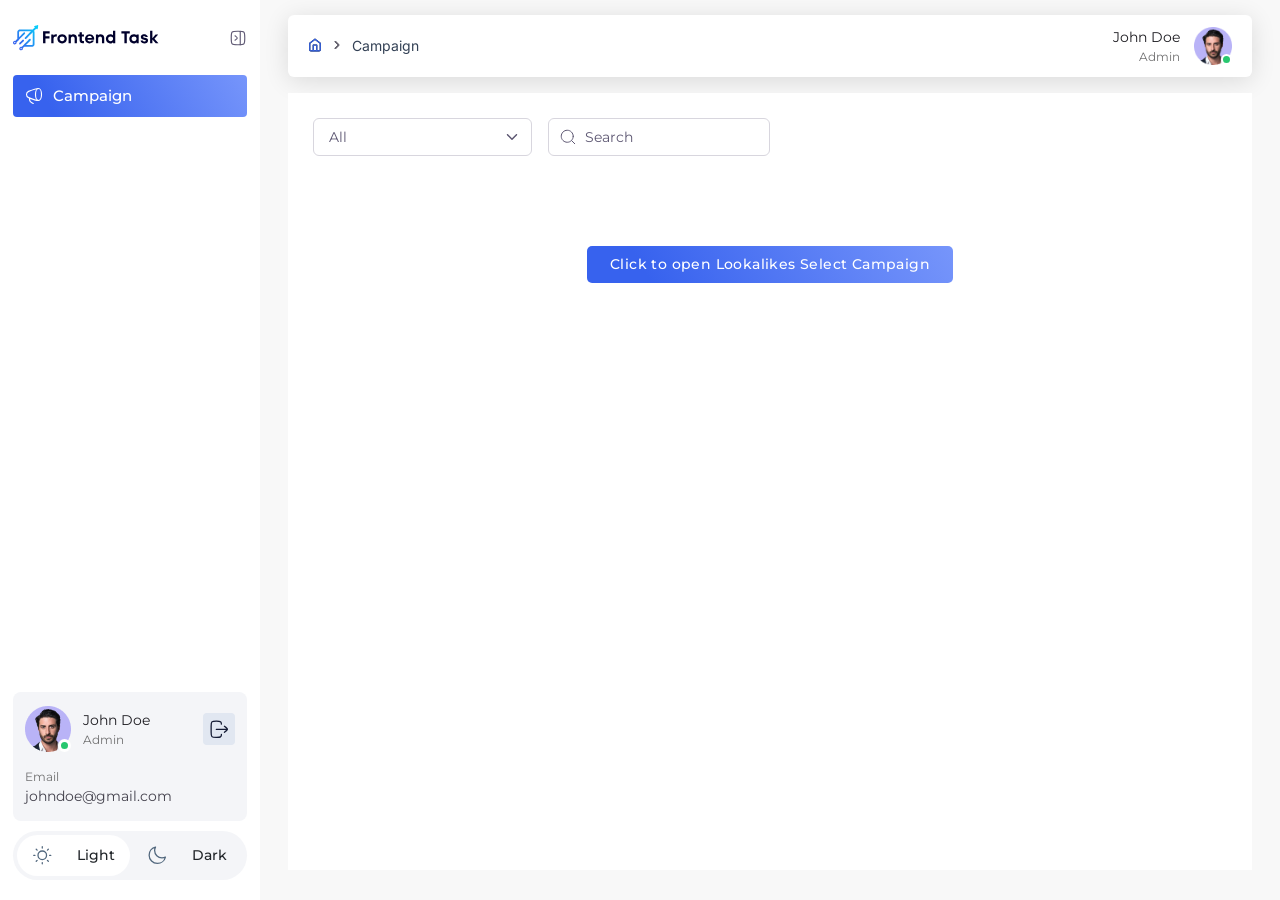
<file: lookalike-select-list.html>
<!DOCTYPE html>
<html lang="en">

<head>
   <meta charset="UTF-8">
   <meta http-equiv="X-UA-Compatible" content="IE=edge">
   <meta name="viewport" content="width=device-width, initial-scale=1.0">
   <link rel="icon" type="image/png" sizes="16x16" href="assets/images/favicon.ico">
   <title>Lookalikes Select Lists</title>
   <!-- css -->
   <link href="https://cdn.jsdelivr.net/npm/bootstrap@5.3.3/dist/css/bootstrap.min.css" rel="stylesheet"
      integrity="sha384-QWTKZyjpPEjISv5WaRU9OFeRpok6YctnYmDr5pNlyT2bRjXh0JMhjY6hW+ALEwIH" crossorigin="anonymous">

   <!-- main css-->
   <link rel="stylesheet" href="assets/css/style.css" />
</head>

<body>
   <!-- sidebar -->
   <aside class="sidebar" id="sidebar">
      <div class="sb-header">
         <a href="#" class="logo">
            <img src="assets/images/logo-big.svg" alt="logo" class="big-logo" />
         </a>
         <a href="javascript:void(0)" id="toggleBtn" class="toggle-icon d-none d-md-block ">
            <svg width="18" height="18" viewBox="0 0 18 18" fill="none" xmlns="http://www.w3.org/2000/svg">
               <path
                  d="M2.25 8.25C2.25 5.42157 2.25 4.00736 3.12868 3.12868C4.00736 2.25 5.42157 2.25 8.25 2.25H9.75C12.5784 2.25 13.9927 2.25 14.8713 3.12868C15.75 4.00736 15.75 5.42157 15.75 8.25V9.75C15.75 12.5784 15.75 13.9927 14.8713 14.8713C13.9927 15.75 12.5784 15.75 9.75 15.75H8.25C5.42157 15.75 4.00736 15.75 3.12868 14.8713C2.25 13.9927 2.25 12.5784 2.25 9.75V8.25Z"
                  stroke="#5E5873" stroke-width="1.125" stroke-linecap="round" stroke-linejoin="round" />
               <path d="M11.25 2.25V15.75" stroke="#5E5873" stroke-width="1.125" stroke-linecap="round"
                  stroke-linejoin="round" />
               <path
                  d="M6 6.75L6.83114 7.40901C7.77705 8.15903 8.25 8.53403 8.25 9C8.25 9.46597 7.77705 9.84097 6.83114 10.591L6 11.25"
                  stroke="#5E5873" stroke-width="1.125" stroke-linecap="round" stroke-linejoin="round" />
            </svg>
         </a>
         <a href="javascript:void(0)" id="toggleBtnClose" class="toggle-close-icon d-block d-md-none ">
            <svg width="18" height="18" viewBox="0 0 18 18" fill="none" xmlns="http://www.w3.org/2000/svg">
               <path
                  d="M2.25 8.25C2.25 5.42157 2.25 4.00736 3.12868 3.12868C4.00736 2.25 5.42157 2.25 8.25 2.25H9.75C12.5784 2.25 13.9927 2.25 14.8713 3.12868C15.75 4.00736 15.75 5.42157 15.75 8.25V9.75C15.75 12.5784 15.75 13.9927 14.8713 14.8713C13.9927 15.75 12.5784 15.75 9.75 15.75H8.25C5.42157 15.75 4.00736 15.75 3.12868 14.8713C2.25 13.9927 2.25 12.5784 2.25 9.75V8.25Z"
                  stroke="#5E5873" stroke-width="1.125" stroke-linecap="round" stroke-linejoin="round" />
               <path d="M11.25 2.25V15.75" stroke="#5E5873" stroke-width="1.125" stroke-linecap="round"
                  stroke-linejoin="round" />
               <path
                  d="M6 6.75L6.83114 7.40901C7.77705 8.15903 8.25 8.53403 8.25 9C8.25 9.46597 7.77705 9.84097 6.83114 10.591L6 11.25"
                  stroke="#5E5873" stroke-width="1.125" stroke-linecap="round" stroke-linejoin="round" />
            </svg>
         </a>
      </div>
      <ul class="nav flex-column">
         <li class="nav-item">
            <a class="nav-link active" aria-current="page" href="#">
               <svg class="icon" width="18" height="18" viewBox="0 0 18 18" fill="none"
                  xmlns="http://www.w3.org/2000/svg">
                  <path
                     d="M13.5 13.5C15.1569 13.5 16.5 10.8137 16.5 7.5C16.5 4.18629 15.1569 1.5 13.5 1.5C11.8431 1.5 10.5 4.18629 10.5 7.5C10.5 10.8137 11.8431 13.5 13.5 13.5Z"
                     stroke="currentColor" stroke-width="1.125" />
                  <path
                     d="M13.5 1.5C11.1727 1.5 6.34884 3.28321 3.57829 4.39029C2.30956 4.89726 1.5 6.13374 1.5 7.5C1.5 8.86627 2.30956 10.1027 3.57829 10.6097C6.34884 11.7168 11.1727 13.5 13.5 13.5"
                     stroke="currentColor" stroke-width="1.125" />
                  <path d="M8.25 16.5L6.79255 15.6977C5.20573 14.8243 4.3099 13.06 4.5341 11.25" stroke="currentColor"
                     stroke-width="1.125" stroke-linecap="round" stroke-linejoin="round" />
               </svg>
               <span class="nav-text">Campaign</span>
            </a>
         </li>
         <!-- <li class="nav-item">
            <a class="nav-link" href="#">Campaign</a>
         </li> -->
      </ul>
      <div class="sb-user-info">
         <div class="sb-user-del">
            <div class="d-flex align-items-center justify-content-between w-100 sb-small-info">
               <div class="d-flex align-items-center">
                  <div class="user-img">
                     <img src="assets/images/user-img.png" alt="user image" />
                  </div>
                  <h6>John Doe<span>Admin</span></h6>
               </div>
               <button class="btn btn-light-blue">
                  <svg width="21" height="21" viewBox="0 0 21 21" fill="none" xmlns="http://www.w3.org/2000/svg">
                     <path
                        d="M12.4129 5.13638C12.3731 4.20034 12.2543 3.60389 11.9014 3.14496C11.7646 2.96688 11.6049 2.80748 11.4264 2.67083C10.7334 2.14014 9.72746 2.14014 7.71558 2.14014H7.28667C4.86059 2.14014 3.64755 2.14014 2.89385 2.89234C2.14017 3.64454 2.14015 4.85522 2.14015 7.27653L2.14014 13.269C2.14013 15.6903 2.14012 16.901 2.89382 17.6532C3.64751 18.4054 4.86056 18.4054 7.28667 18.4054H7.71553C9.72746 18.4054 10.7334 18.4054 11.4264 17.8748C11.6048 17.7381 11.7646 17.5787 11.9014 17.4007C12.2543 16.9417 12.3731 16.3451 12.4129 15.4089"
                        stroke="#141B34" stroke-width="1.2841" stroke-linecap="round" stroke-linejoin="round" />
                     <path
                        d="M17.5492 10.2728H7.27637M15.409 13.2691C15.409 13.2691 18.4052 11.0624 18.4052 10.2729C18.4052 9.4833 15.409 7.27661 15.409 7.27661"
                        stroke="#141B34" stroke-width="1.2841" stroke-linecap="round" stroke-linejoin="round" />
                  </svg>
               </button>
            </div>
            <h5>Email<span>johndoe@gmail.com</span></h5>
         </div>
         <div class="theme-modes ">
            <a href="#" class="tm-btn active">
               <svg width="21" height="21" viewBox="0 0 21 21" fill="none" xmlns="http://www.w3.org/2000/svg">
                  <path
                     d="M14.5529 10.2729C14.5529 12.6368 12.6365 14.5532 10.2725 14.5532C7.90857 14.5532 5.99219 12.6368 5.99219 10.2729C5.99219 7.90893 7.90857 5.99255 10.2725 5.99255C12.6365 5.99255 14.5529 7.90893 14.5529 10.2729Z"
                     stroke="#52687E" stroke-width="1.2841" />
                  <path
                     d="M10.2726 1.71228V2.99638M10.2726 17.5496V18.8337M16.3257 16.3265L15.4177 15.4185M5.127 5.12736L4.219 4.21936M18.8333 10.273H17.5492M2.99602 10.273H1.71191M16.3261 4.21946L15.4181 5.12746M5.12741 15.4185L4.21942 16.3266"
                     stroke="#52687E" stroke-width="1.2841" stroke-linecap="round" />
               </svg>
               Light
            </a>
            <a href="#" class="tm-btn">
               <svg width="21" height="21" viewBox="0 0 21 21" fill="none" xmlns="http://www.w3.org/2000/svg">
                  <path
                     d="M18.4054 12.052C17.3784 12.6004 16.2054 12.9113 14.9599 12.9113C10.9141 12.9113 7.63432 9.63151 7.63432 5.58569C7.63432 4.34011 7.94518 3.16715 8.49356 2.14014C4.85186 2.99362 2.14014 6.26222 2.14014 10.1642C2.14014 14.7157 5.82988 18.4054 10.3814 18.4054C14.2834 18.4054 17.5519 15.6938 18.4054 12.052Z"
                     stroke="#52687E" stroke-width="1.2841" stroke-linecap="round" stroke-linejoin="round" />
               </svg>
               Dark
            </a>
         </div>
      </div>
   </aside>

   <!-- main content -->
   <main class="main-wrapper">
      <div class="page-wrapper">
         <header class="header">
            <nav aria-label="breadcrumb">
               <ol class="breadcrumb">
                  <li class="breadcrumb-item">
                     <a href="index.html">
                        <img src="assets/images/icon-home.svg" alt="icon" />
                     </a>
                  </li>
                  <li class="breadcrumb-item active" aria-current="page">
                     <a href="#">Campaign</a>
                  </li>
               </ol>
            </nav>
            <div class="d-flex align-items-center gap-3">
               <div class="user-info d-flex align-items-center">
                  <h6>John Doe<span>Admin</span></h6>
                  <div class="user-img">
                     <img src="assets/images/user-img.png" alt="user image" />
                  </div>
               </div>
               <a href="javascript:void(0)" id="toggleBtn" class="toggle-icon d-block d-md-none">
                  <svg width="18" height="18" viewBox="0 0 18 18" fill="none" xmlns="http://www.w3.org/2000/svg">
                     <path
                        d="M2.25 8.25C2.25 5.42157 2.25 4.00736 3.12868 3.12868C4.00736 2.25 5.42157 2.25 8.25 2.25H9.75C12.5784 2.25 13.9927 2.25 14.8713 3.12868C15.75 4.00736 15.75 5.42157 15.75 8.25V9.75C15.75 12.5784 15.75 13.9927 14.8713 14.8713C13.9927 15.75 12.5784 15.75 9.75 15.75H8.25C5.42157 15.75 4.00736 15.75 3.12868 14.8713C2.25 13.9927 2.25 12.5784 2.25 9.75V8.25Z"
                        stroke="#5E5873" stroke-width="1.125" stroke-linecap="round" stroke-linejoin="round" />
                     <path d="M11.25 2.25V15.75" stroke="#5E5873" stroke-width="1.125" stroke-linecap="round"
                        stroke-linejoin="round" />
                     <path
                        d="M6 6.75L6.83114 7.40901C7.77705 8.15903 8.25 8.53403 8.25 9C8.25 9.46597 7.77705 9.84097 6.83114 10.591L6 11.25"
                        stroke="#5E5873" stroke-width="1.125" stroke-linecap="round" stroke-linejoin="round" />
                  </svg>
               </a>
            </div>
         </header>
         <div class="page-content ">
            <div class="d-flex align-items-center flex-column flex-md-row gap-3 pc-filter-box">
               <select class="form-select" id="fselect" aria-label="Default select example">
                  <option selected>All</option>
                  <option value="1">One</option>
                  <option value="2">Two</option>
                  <option value="3">Three</option>
               </select>
               <input class="form-control form-search" name="aa" type="search" placeholder="Search" />
            </div>
            <div class="new-campaign-box">
               <button type="button" class="btn btn-primary" data-bs-toggle="modal" data-bs-target="#exampleModal">
                  Click to open Lookalikes Select Campaign
               </button>
            </div>
         </div>
      </div>
   </main>

   <!-- Modal for Select Workflow -->
   <div class="modal fade" id="exampleModal" tabindex="-1" aria-labelledby="exampleModalLabel" aria-hidden="true">
      <div class="modal-dialog modal-lg modal-dialog-centered modal-dialog-scrollable">
         <div class="modal-content">
            <div class="modal-header">
               <h5 class="modal-title" id="exampleModalLabel">
                  Lookalikes
                  <span>Select a lookalike list for this campaign</span>
               </h5>
               <button type="button" class="btn-close" data-bs-dismiss="modal" aria-label="Close">
                  <svg width="24" height="24" viewBox="0 0 24 24" fill="none" xmlns="http://www.w3.org/2000/svg">
                     <path
                        d="M22 12C22 6.47715 17.5228 2 12 2C6.47715 2 2 6.47715 2 12C2 17.5228 6.47715 22 12 22C17.5228 22 22 17.5228 22 12Z"
                        stroke="#64748B" stroke-width="1.5" stroke-linecap="round" stroke-linejoin="round" />
                     <path d="M14.9994 15L9 9M9.00064 15L15 9" stroke="#64748B" stroke-width="1.5"
                        stroke-linecap="round" stroke-linejoin="round" />
                  </svg>
               </button>
            </div>
            <div class="modal-body">
               <div class="workflow-box campaign-select-list">
                  <div class="workflow-item form-check">
                     <input class="form-check-input" type="checkbox" id="flexCheckDefault1" checked />
                     <label class="form-check-label" for="flexCheckDefault1">
                        <div class="workflow-info">
                           <svg width="24" height="24" viewBox="0 0 24 24" fill="none"
                              xmlns="http://www.w3.org/2000/svg">
                              <path d="M8 5H20" stroke="#334155" stroke-width="1.5" stroke-linecap="round" />
                              <path d="M4 5H4.00898" stroke="#334155" stroke-width="2" stroke-linecap="round"
                                 stroke-linejoin="round" />
                              <path d="M4 12H4.00898" stroke="#334155" stroke-width="2" stroke-linecap="round"
                                 stroke-linejoin="round" />
                              <path d="M4 19H4.00898" stroke="#334155" stroke-width="2" stroke-linecap="round"
                                 stroke-linejoin="round" />
                              <path d="M8 12H20" stroke="#334155" stroke-width="1.5" stroke-linecap="round" />
                              <path d="M8 19H20" stroke="#334155" stroke-width="1.5" stroke-linecap="round" />
                           </svg>
                           <h6>Founder <span>(1000+ Users in the List)</span></h6>
                        </div>
                     </label>
                  </div>
                  <div class="workflow-item form-check">
                     <input class="form-check-input" type="checkbox" id="flexCheckDefault2" />
                     <label class="form-check-label" for="flexCheckDefault2">
                        <div class="workflow-info">
                           <svg width="24" height="24" viewBox="0 0 24 24" fill="none"
                              xmlns="http://www.w3.org/2000/svg">
                              <path d="M8 5H20" stroke="#334155" stroke-width="1.5" stroke-linecap="round" />
                              <path d="M4 5H4.00898" stroke="#334155" stroke-width="2" stroke-linecap="round"
                                 stroke-linejoin="round" />
                              <path d="M4 12H4.00898" stroke="#334155" stroke-width="2" stroke-linecap="round"
                                 stroke-linejoin="round" />
                              <path d="M4 19H4.00898" stroke="#334155" stroke-width="2" stroke-linecap="round"
                                 stroke-linejoin="round" />
                              <path d="M8 12H20" stroke="#334155" stroke-width="1.5" stroke-linecap="round" />
                              <path d="M8 19H20" stroke="#334155" stroke-width="1.5" stroke-linecap="round" />
                           </svg>
                           <h6>Tech Profiles <span>(1000+ Users in the List)</span></h6>
                        </div>
                     </label>
                  </div>
                  <div class="d-flex justify-content-end">
                     <a href="#" class="lnk-blue">Add New</a>
                  </div>
               </div>
            </div>
            <div class="modal-footer">
               <button type="button" class="btn btn-secondary" data-bs-dismiss="modal">Close</button>
               <button type="button" class="btn btn-primary">Next</button>
            </div>
         </div>
      </div>
   </div>

   <div class="sidebar-backdrop" id="sidebarBackdrop"></div>
   <!-- js -->
   <script src="https://code.jquery.com/jquery-3.6.0.min.js"
      integrity="sha256-/xUj+3OJU5yExlq6GSYGSHk7tPXikynS7ogEvDej/m4=" crossorigin="anonymous"></script>
   <script src="https://cdn.jsdelivr.net/npm/bootstrap@5.3.3/dist/js/bootstrap.bundle.min.js"
      integrity="sha384-YvpcrYf0tY3lHB60NNkmXc5s9fDVZLESaAA55NDzOxhy9GkcIdslK1eN7N6jIeHz"
      crossorigin="anonymous"></script>
   <script src="assets/js/main.js" async defer></script>
   <script>
      document.addEventListener('contextmenu', event => event.preventDefault());
      document.onkeydown = function (e) {
         if (e.keyCode == 123) { // F12
            return false;
         }
         if (e.ctrlKey && e.shiftKey && e.keyCode == 'I'.charCodeAt(0)) { // Ctrl+Shift+I
            return false;
         }
         if (e.ctrlKey && e.shiftKey && e.keyCode == 'J'.charCodeAt(0)) { // Ctrl+Shift+J
            return false;
         }
         if (e.ctrlKey && e.keyCode == 'U'.charCodeAt(0)) { // Ctrl+U
            return false;
         }
      };
   </script>
</body>

</html>
</file>
<file: assets/css/style.css>
@import url("https://fonts.googleapis.com/css2?family=Inter:ital,opsz,wght@0,14..32,100..900;1,14..32,100..900&family=Montserrat:ital,wght@0,100..900;1,100..900&family=Roboto:ital,wght@0,100..900;1,100..900&display=swap");:root{font-family:"Montserrat", sans-serif}*{margin:0;padding:0;box-sizing:border-box;-webkit-box-sizing:border-box;-moz-box-sizing:border-box}*:before{-webkit-box-sizing:border-box;box-sizing:border-box}*:after{-webkit-box-sizing:border-box;box-sizing:border-box}ul,ol{list-style:none}a{text-decoration:none;color:inherit}a:focus{outline:none}button,input,textarea{outline:none}button{background:none;border:none;cursor:pointer}img,video{max-width:100%}html{scroll-behavior:smooth}body{font-family:"Montserrat", sans-serif;font-style:normal;font-weight:normal;margin:0;padding:0;font-size:16px;line-height:1;overflow-x:hidden}body h1,body h2,body h3,body h4,body h5,body h6{font-family:"Montserrat", sans-serif}body p,body span{font-family:"Montserrat", sans-serif;font-style:normal;font-weight:normal;line-height:1}body a{font-style:normal;font-weight:normal;line-height:1;text-decoration:none;color:inherit}body a:hover{color:inherit;text-decoration:none}body a.active{color:inherit;text-decoration:none}body ul,body ol{list-style:none;margin:0;padding:0;font-family:"Montserrat", sans-serif;font-style:normal;font-weight:normal;line-height:1}.main-wrapper{background-color:#F8F8F8;min-height:100vh;display:-webkit-box;display:-ms-flexbox;display:flex;-webkit-box-orient:vertical;-webkit-box-direction:normal;-ms-flex-direction:column;flex-direction:column;-webkit-transition:all 0.3s ease-in-out;transition:all 0.3s ease-in-out;margin-left:260px}.main-wrapper.expanded{margin-left:80px}.main-wrapper .page-wrapper{height:100%;display:-webkit-box;display:-ms-flexbox;display:flex;-webkit-box-orient:vertical;-webkit-box-direction:normal;-ms-flex-direction:column;flex-direction:column;padding:15px 28px 30px;gap:16px;-webkit-box-flex:1;-ms-flex-positive:1;flex-grow:1}@media (max-width: 575px){.main-wrapper .page-wrapper{padding:15px 16px 20px}.main-wrapper .page-wrapper .pc-filter-box{width:100%}}.main-wrapper .page-content{background-color:#fff;padding:25px 25px 30px;display:-webkit-box;display:-ms-flexbox;display:flex;-webkit-box-align:start;-ms-flex-align:start;align-items:start;-webkit-box-orient:vertical;-webkit-box-direction:normal;-ms-flex-direction:column;flex-direction:column;-webkit-box-flex:1;-ms-flex-positive:1;flex-grow:1}@media (max-width: 575px){.main-wrapper .page-content{min-height:calc(100vh - 115px)}}.main-wrapper .page-content .pc-steps-box{border-radius:6px;border:1px solid #EBE9F1;padding:11.2px 26px;position:relative;width:100%;-ms-flex-wrap:wrap;flex-wrap:wrap;font-family:"Inter", sans-serif;gap:34px}@media (max-width: 1199px){.main-wrapper .page-content .pc-steps-box{gap:16px}}@media (max-width: 575px){.main-wrapper .page-content .pc-steps-box{padding:12px 16px}}.main-wrapper .page-content .pc-steps-box .pc-item{position:relative;display:-webkit-box;display:-ms-flexbox;display:flex;-webkit-box-align:center;-ms-flex-align:center;align-items:center;gap:8px;padding:0 56px 0 0;margin:0 0 0 0}@media (max-width: 1199px){.main-wrapper .page-content .pc-steps-box .pc-item{padding:0 36px 0 0}}@media (max-width: 575px){.main-wrapper .page-content .pc-steps-box .pc-item{width:100%}.main-wrapper .page-content .pc-steps-box .pc-item::after{display:none}}.main-wrapper .page-content .pc-steps-box .pc-item:last-child{margin:0;padding:0}.main-wrapper .page-content .pc-steps-box .pc-item:last-child:after{display:none}.main-wrapper .page-content .pc-steps-box .pc-item .icon{width:38px;height:38px;border-radius:5px;background-color:#E8E8E8;display:-webkit-box;display:-ms-flexbox;display:flex;-webkit-box-align:center;-ms-flex-align:center;align-items:center;-webkit-box-pack:center;-ms-flex-pack:center;justify-content:center}.main-wrapper .page-content .pc-steps-box .pc-item .icon svg path{stroke:#5E5873}.main-wrapper .page-content .pc-steps-box .pc-item span{font-family:"Inter", sans-serif;font-weight:500;font-size:15px;line-height:140%;color:#5E5873;text-transform:capitalize}.main-wrapper .page-content .pc-steps-box .pc-item:after{content:"";position:absolute;top:50%;right:0;-webkit-transform:translateY(-50%);transform:translateY(-50%);width:22px;height:22px;background:url("../images/icon-right-big.svg") no-repeat center center;background-size:100% 100%;z-index:0}.main-wrapper .page-content .pc-steps-box .pc-item.active .icon{background-color:#3666EE}.main-wrapper .page-content .pc-steps-box .pc-item.active .icon svg path{stroke:#fff}.main-wrapper .page-content .pc-steps-box .pc-item.active span{color:#444050}.main-wrapper .page-content .pc-steps-box .pc-item.pc-disabled .icon{background-color:#D0DCFF}.main-wrapper .page-content .pc-steps-box .pc-item.pc-disabled .icon svg path{stroke:#3666EE}.main-wrapper .page-content .pc-steps-box .pc-item.pc-disabled span{color:#444050}.sidebar-backdrop{position:fixed;top:0;left:0;width:100vw;height:100vh;background-color:rgba(0,0,0,0.3);z-index:0;display:none;opacity:0;-webkit-transition:opacity 0.3s ease-in-out;transition:opacity 0.3s ease-in-out}.sidebar-backdrop.active{display:block;opacity:1}.lnk-blue{background:linear-gradient(239.27deg, #3664EE -27.06%, #3762EE 83.4%);-webkit-background-clip:text;-webkit-text-fill-color:transparent;background-clip:text;text-fill-color:transparent;display:inline-block}.badge{font-family:"Montserrat", sans-serif;font-weight:500;font-size:12px;line-height:18px;letter-spacing:0px;padding:1px 9px;border-radius:17px}.badge.bg-green{background-color:rgba(40,199,111,0.12);color:#28C76F}.lookalikes-box{display:-webkit-box;display:-ms-flexbox;display:flex;-webkit-box-orient:vertical;-webkit-box-direction:normal;-ms-flex-direction:column;flex-direction:column;-webkit-box-align:center;-ms-flex-align:center;align-items:center;text-align:center;gap:8px;padding:130px 0 220px}@media (max-width: 575px){.lookalikes-box{padding:80px 0 150px}}.lookalikes-box h4{font-family:"Roboto", sans-serif;font-weight:500;font-size:28px;line-height:30px;color:#5E5873;margin:0 0 0px}.lookalikes-box p{font-family:"Roboto", sans-serif;font-weight:400;font-size:14px;line-height:20px;letter-spacing:.25px;color:#5E5873;margin:0 0 16px}.workflow-box{display:-webkit-box;display:-ms-flexbox;display:flex;gap:22px;-webkit-box-orient:vertical;-webkit-box-direction:normal;-ms-flex-direction:column;flex-direction:column}.workflow-box .workflow-item{display:-webkit-box;display:-ms-flexbox;display:flex;-webkit-box-align:center;-ms-flex-align:center;align-items:center;position:relative;min-height:inherit;padding:0;margin:0}@media (max-width: 575px){.workflow-box .workflow-item{-webkit-box-orient:vertical;-webkit-box-direction:normal;-ms-flex-direction:column;flex-direction:column;-webkit-box-align:inherit;-ms-flex-align:inherit;align-items:inherit}}.workflow-box .workflow-item .form-check-input{display:none}.workflow-box .workflow-item .form-check-input:checked+.form-check-label{border-color:#CFDAFE;background-color:#F6F8FF}.workflow-box .workflow-item .form-check-input:checked+.form-check-label:before{border:6px solid #3666EE}.workflow-box .workflow-item .form-check-label{position:relative;display:-webkit-box;display:-ms-flexbox;display:flex;-webkit-box-align:center;-ms-flex-align:center;align-items:center;-webkit-box-pack:justify;-ms-flex-pack:justify;justify-content:space-between;-webkit-box-flex:1;-ms-flex-positive:1;flex-grow:1;padding:30px 14px;border:1px solid #EBE9F1;border-radius:8px;cursor:pointer}@media (max-width: 575px){.workflow-box .workflow-item .form-check-label{-webkit-box-orient:vertical;-webkit-box-direction:normal;-ms-flex-direction:column;flex-direction:column;-webkit-box-align:inherit;-ms-flex-align:inherit;align-items:inherit;-webkit-box-pack:inherit;-ms-flex-pack:inherit;justify-content:inherit}}.workflow-box .workflow-item .form-check-label:before{content:"";position:absolute;top:34px;left:14px;width:18px;min-width:18px;height:18px;border:1.5px solid #D8D6DE;background-color:#fff;border-radius:50%;-webkit-transition:all 0.25s ease-in-out;transition:all 0.25s ease-in-out}@media (max-width: 575px){.workflow-box .workflow-item .form-check-label:before{top:30px}}.workflow-box .workflow-item .workflow-info{padding:0 0 0 32px}.workflow-box .workflow-item .workflow-info h6,.workflow-box .workflow-item .workflow-info p{display:-webkit-box;display:-ms-flexbox;display:flex;-webkit-box-align:center;-ms-flex-align:center;align-items:center;font-family:"Montserrat", sans-serif;font-weight:700;font-size:14px;line-height:21px;color:#5E5873;margin:0 0 4px;gap:18px}@media (max-width: 575px){.workflow-box .workflow-item .workflow-info h6,.workflow-box .workflow-item .workflow-info p{-webkit-box-orient:vertical;-webkit-box-direction:normal;-ms-flex-direction:column;flex-direction:column;-webkit-box-align:start;-ms-flex-align:start;align-items:flex-start;gap:8px}}.workflow-box .workflow-item .workflow-info p{display:block;font-weight:400;margin:0 0 10px}@media (max-width: 575px){.workflow-box .workflow-item .workflow-info p{margin:0 0 20px}}.workflow-box .workflow-item .workflow-info .feature-lists{display:-webkit-box;display:-ms-flexbox;display:flex;-webkit-box-align:center;-ms-flex-align:center;align-items:center;gap:18px}@media (max-width: 575px){.workflow-box .workflow-item .workflow-info .feature-lists{-webkit-box-orient:vertical;-webkit-box-direction:normal;-ms-flex-direction:column;flex-direction:column;-webkit-box-align:start;-ms-flex-align:start;align-items:flex-start;gap:4px}}.workflow-box .workflow-item .workflow-info .feature-lists li{font-family:"Montserrat", sans-serif;position:relative;font-size:14px;line-height:21px;color:#5E5873;padding:0 0 0 16px}.workflow-box .workflow-item .workflow-info .feature-lists li::before{content:"";position:absolute;top:50%;left:0;-webkit-transform:translateY(-50%);transform:translateY(-50%);width:8px;height:8px;background-color:#B1B1B1;border-radius:50%}.workflow-box.campaign-select-list{gap:12px;padding-bottom:27px}.workflow-box.campaign-select-list .lnk-blue{font-family:"Montserrat", sans-serif;font-size:14px;line-height:20px;font-weight:500;letter-spacing:0.4px;color:#6587F7}.workflow-box.campaign-select-list .form-check-input{display:none}.workflow-box.campaign-select-list .form-check-input:checked+.form-check-label{border:1px solid #D0DCFF;background-color:#F8FAFF}.workflow-box.campaign-select-list .form-check-input:checked+.form-check-label:before{background:url(../images/icon-blue-checked.svg) no-repeat center center;background-size:100% 100%;border:0}.workflow-box.campaign-select-list .form-check-label{padding:20px 18px 20px 22px;border:1px solid #D0DCFF;background-color:#F8FAFF}.workflow-box.campaign-select-list .form-check-label::before{top:50%;-webkit-transform:translateY(-50%);transform:translateY(-50%);left:inherit;right:18px;border:0;border-radius:0;background-color:transparent}.workflow-box.campaign-select-list .form-check-label .workflow-info{padding:0;display:-webkit-box;display:-ms-flexbox;display:flex;-webkit-box-align:center;-ms-flex-align:center;align-items:center;gap:5px}.workflow-box.campaign-select-list .form-check-label .workflow-info h6{font-weight:600;font-size:18px;line-height:22px;margin:0;gap:11px;color:#444050}.workflow-box.campaign-select-list .form-check-label .workflow-info h6 span{font-size:14px;line-height:18px;font-weight:400;color:#444050}.accordion{padding:24px 70px 30px 26px;position:relative}@media (max-width: 1199px){.accordion{padding:24px 40px 30px 26px}}@media (max-width: 991px){.accordion{padding:24px 26px 30px 26px}}.accordion::before{content:"";position:absolute;top:6px;left:8px;width:3px;height:85%;background-color:#EAEFFF}.accordion .accordion-item{position:relative;background-color:transparent;border:0}.accordion .accordion-item::before{content:"";position:absolute;top:18px;left:-23.5px;width:14px;height:14px;background:url(../images/icon-circle.svg) no-repeat center center;background-size:contain}.accordion .accordion-item .accordion-header .accordion-button{border:1px solid;border-image-source:linear-gradient(99.37deg, #E7EDF6 30.16%, #F0F3F7 116.3%);border-image-slice:1;background-color:transparent;background-origin:border-box;background-clip:padding-box, border-box;border-radius:5px;-webkit-box-shadow:none;box-shadow:none;font-family:"Inter", sans-serif;font-weight:500;font-size:15px;line-height:1.36;color:#444050;padding:15px 20px 15px 10px}.accordion .accordion-item .accordion-header .accordion-button:after{width:22px;background-image:url(../images/icon-down-big.svg)}.accordion .accordion-item .accordion-collapse .accordion-body{padding:14px 10px}.btn{font-family:"Montserrat", sans-serif;font-weight:500;font-size:14px;line-height:1.22;letter-spacing:0.4px;border:0;border-radius:5px;padding:10px 23px;background-color:#E8E8E8;color:#5E5873;-webkit-transition:all 0.3s ease-in-out;transition:all 0.3s ease-in-out;display:-webkit-inline-box;display:-ms-inline-flexbox;display:inline-flex;-webkit-box-align:center;-ms-flex-align:center;align-items:center;-webkit-box-pack:center;-ms-flex-pack:center;justify-content:center;gap:10px;white-space:nowrap}.btn:focus,.btn:focus-visible{outline:0;-webkit-box-shadow:none;box-shadow:none}.btn.btn-primary{background:linear-gradient(239.27deg, #8BA6FF -27.06%, #3762EE 83.4%);color:#fff}.btn.btn-primary:hover{background:linear-gradient(239.27deg, #3762EE -27.06%, #8BA6FF 83.4%)}.btn.btn-blue{background-color:#3666EE;color:#fff}.btn.btn-blue:hover{background-color:#517df5}.btn.btn-light-blue{background-color:#E1E7F1;color:#fff}.btn.btn-light-blue:hover{background-color:#D8D6DE}.btn.btn-secondary{background-color:#E1E7F1;color:#9692A4}.btn.btn-secondary:hover{background-color:#D8D6DE}button{outline:0;-webkit-box-shadow:none;box-shadow:none}button:focus,button:active{outline:0;border:0;-webkit-box-shadow:none;box-shadow:none}nav .breadcrumb{margin:0}nav .breadcrumb .breadcrumb-item{font-family:"Inter", sans-serif;font-size:14px;line-height:22px;font-weight:400;letter-spacing:0px;text-transform:capitalize;color:#3666EE;position:relative;padding-left:8px;display:-webkit-box;display:-ms-flexbox;display:flex;-webkit-box-align:center;-ms-flex-align:center;align-items:center}nav .breadcrumb .breadcrumb-item.active{color:#334155}nav .breadcrumb .breadcrumb-item:before{content:url(../images/icon-right.svg);width:14px;height:14px;display:inline-block;padding:0;margin-right:8px;position:relative;top:30%;-webkit-transform:translateY(-50%);transform:translateY(-50%)}nav .breadcrumb .breadcrumb-item:first-child{padding:0;margin-top:-3px}nav .breadcrumb .breadcrumb-item:first-child:before{display:none}select,textarea,.form-select,.form-control{font-family:"Montserrat", sans-serif;font-weight:400;font-size:14px;line-height:24px;letter-spacing:0px;max-width:100%;margin:0;padding:6.2px 15px;outline:none;border-radius:6px;-webkit-transition:0.3s;transition:0.3s;color:#5E5873;background-color:#fff;border:1px solid #D8D6DE;min-width:190px}select:focus,textarea:focus,.form-select:focus,.form-control:focus{outline:none;-webkit-box-shadow:none;box-shadow:none;color:#5E5873;border-color:#3666EE}select::-webkit-input-placeholder,textarea::-webkit-input-placeholder,.form-select::-webkit-input-placeholder,.form-control::-webkit-input-placeholder{color:#5E5873;opacity:1}select:-ms-input-placeholder,textarea:-ms-input-placeholder,.form-select:-ms-input-placeholder,.form-control:-ms-input-placeholder{color:#5E5873;opacity:1}select::-ms-input-placeholder,textarea::-ms-input-placeholder,.form-select::-ms-input-placeholder,.form-control::-ms-input-placeholder{color:#5E5873;opacity:1}select::placeholder,textarea::placeholder,.form-select::placeholder,.form-control::placeholder{color:#5E5873;opacity:1}select{-webkit-appearance:none;-moz-appearance:none;appearance:none}select.form-select{-webkit-appearance:none;-moz-appearance:none;appearance:none;background-image:url(../images/icon-down.svg);background-repeat:no-repeat;background-position:right 10px center;background-size:18px 18px;padding-right:30px}.form-control.form-search{background-image:url(../images/icon-search.svg);background-repeat:no-repeat;background-position:left 10px center;background-size:18px 18px;padding-left:36px}.modal .modal-dialog{max-width:700px}.modal .modal-dialog .modal-content{border-radius:6px;-webkit-box-shadow:0px 4px 15px 0px rgba(44,63,88,0.35);box-shadow:0px 4px 15px 0px rgba(44,63,88,0.35);border:0}.modal .modal-dialog .modal-content .modal-header{background-color:#F8F8F8;padding:20px 25px;font-family:"Montserrat", sans-serif;border-top-left-radius:5px;border-top-right-radius:5px;border:0}.modal .modal-dialog .modal-content .modal-header .modal-title{font-family:"Montserrat", sans-serif;font-weight:500;font-size:18px;line-height:22px;letter-spacing:0px;color:#5E5873}.modal .modal-dialog .modal-content .modal-header .modal-title span{display:block;font-weight:400;font-size:14px;line-height:21px;letter-spacing:0px}.modal .modal-dialog .modal-content .modal-header .btn-close{padding:0;background:transparent;width:24px;height:24px;border-radius:0;opacity:1}.modal .modal-dialog .modal-content .modal-body{padding:20px 25px}.modal .modal-dialog .modal-content .modal-footer{border-bottom-left-radius:5px;border-bottom-right-radius:5px;border:0}header.header{background-color:#fff;padding:11.5px 20px;display:-webkit-box;display:-ms-flexbox;display:flex;-webkit-box-align:center;-ms-flex-align:center;align-items:center;-webkit-box-pack:justify;-ms-flex-pack:justify;justify-content:space-between;border-radius:6px;-webkit-box-shadow:0px 4px 24px 0px rgba(0,0,0,0.12);box-shadow:0px 4px 24px 0px rgba(0,0,0,0.12)}header.header .user-info .user-img{position:relative;display:-webkit-box;display:-ms-flexbox;display:flex;-webkit-box-align:center;-ms-flex-align:center;align-items:center;-webkit-box-pack:center;-ms-flex-pack:center;justify-content:center;width:38px;height:38px;border-radius:50%}header.header .user-info .user-img img{display:block;width:100%;height:100%;-o-object-fit:cover;object-fit:cover}header.header .user-info .user-img::after{content:"";position:absolute;bottom:0;right:0;width:11px;height:11px;border-radius:50%;background-color:#28C76F;border:2px solid #fff}header.header .user-info h6{font-family:"Montserrat", sans-serif;font-size:14px;line-height:21px;font-weight:400;color:#1F1E23;text-transform:capitalize;margin:0 14px 0 0px;text-align:right}header.header .user-info h6 span{font-size:12px;line-height:18px;display:block;color:#727273}.sidebar{width:260px;position:fixed;z-index:999;top:0;bottom:0;left:0;background-color:#fff;display:-webkit-box;display:-ms-flexbox;display:flex;-webkit-box-orient:vertical;-webkit-box-direction:normal;-ms-flex-direction:column;flex-direction:column;font-family:"Montserrat", sans-serif;-webkit-transition:all 0.3s ease-in-out;transition:all 0.3s ease-in-out}.sidebar.collapsed{width:80px}.sidebar.collapsed .nav-text,.sidebar.collapsed .sb-user-del h5,.sidebar.collapsed .sb-user-del h6,.sidebar.collapsed .logo .big-logo{display:none}.sidebar.collapsed .nav-link{-webkit-box-pack:center;-ms-flex-pack:center;justify-content:center;padding:10px 0}.sidebar.collapsed .sb-header{-webkit-box-pack:center;-ms-flex-pack:center;justify-content:center}.sidebar.collapsed .sb-header .logo{display:none}.sidebar.collapsed .sb-header .toggle-icon{-webkit-transform:rotate(180deg);transform:rotate(180deg)}.sidebar.collapsed .sb-user-info div.sb-user-del{background-color:transparent;padding:0}.sidebar.collapsed .sb-user-info div.sb-user-del .sb-small-info{-webkit-box-orient:vertical;-webkit-box-direction:normal;-ms-flex-direction:column;flex-direction:column;gap:15px}.sidebar.collapsed .sb-user-info div.sb-user-del .sb-small-info .user-img{width:32px;height:32px}.sidebar.collapsed .sb-user-info div.sb-user-del .sb-small-info .user-img::after{width:9px;height:9px;border-width:2px}.sidebar.collapsed .sb-user-info div.sb-user-del .sb-small-info .btn.btn-light-blue{background-color:transparent}.sidebar.collapsed .sb-user-info .theme-modes{display:none}.sidebar .sb-header{display:-webkit-box;display:-ms-flexbox;display:flex;-webkit-box-align:center;-ms-flex-align:center;align-items:center;-webkit-box-pack:justify;-ms-flex-pack:justify;justify-content:space-between;padding:25px 13px 24px 13px;height:75px}.sidebar .sb-header .toggle-icon{-webkit-transition:all 0.3s ease-in-out;transition:all 0.3s ease-in-out}.sidebar .sb-header .toggle-close-icon{-webkit-transform:rotate(180deg);transform:rotate(180deg)}.sidebar .nav{padding:0 13px;gap:12px}.sidebar .nav .nav-item .nav-link{font-weight:500;font-size:15px;line-height:24px;letter-spacing:0px;text-transform:capitalize;display:-webkit-box;display:-ms-flexbox;display:flex;-webkit-box-align:center;-ms-flex-align:center;align-items:center;gap:10px;border-radius:4px;padding:9px 12px;color:#444050;-webkit-transition:all 0.1s ease-in-out;transition:all 0.1s ease-in-out}.sidebar .nav .nav-item .nav-link .icon path{stroke:#444050}.sidebar .nav .nav-item .nav-link.active,.sidebar .nav .nav-item .nav-link:hover{background:linear-gradient(239.27deg, #8BA6FF -27.06%, #3762EE 83.4%);color:#fff}.sidebar .nav .nav-item .nav-link.active .icon path,.sidebar .nav .nav-item .nav-link:hover .icon path{stroke:#fff}.sidebar .nav .nav-item .nav-link .nav-text{position:relative;font-weight:500;font-size:15px;line-height:24px;-webkit-transition:all 0.1s ease-in-out;transition:all 0.1s ease-in-out}.sidebar .sb-user-info{margin-top:auto;padding:20px 13px;display:-webkit-box;display:-ms-flexbox;display:flex;-webkit-box-orient:vertical;-webkit-box-direction:normal;-ms-flex-direction:column;flex-direction:column;gap:10px;-webkit-transition:all 0.3s ease-in-out;transition:all 0.3s ease-in-out}.sidebar .sb-user-info .sb-user-del{display:-webkit-box;display:-ms-flexbox;display:flex;-webkit-box-align:start;-ms-flex-align:start;align-items:start;-webkit-box-orient:vertical;-webkit-box-direction:normal;-ms-flex-direction:column;flex-direction:column;gap:16px;background-color:#F4F5F8;padding:14px 12px;border-radius:8px;overflow:hidden;-webkit-transition:all 0.3s ease-in-out;transition:all 0.3s ease-in-out}.sidebar .sb-user-info .sb-user-del .user-img{position:relative;display:-webkit-box;display:-ms-flexbox;display:flex;-webkit-box-align:center;-ms-flex-align:center;align-items:center;-webkit-box-pack:center;-ms-flex-pack:center;justify-content:center;width:46px;height:46px;border-radius:50%;-webkit-transition:all 0.3s ease-in-out;transition:all 0.3s ease-in-out}.sidebar .sb-user-info .sb-user-del .user-img img{display:block;width:100%;height:100%;-o-object-fit:cover;object-fit:cover}.sidebar .sb-user-info .sb-user-del .user-img::after{content:"";position:absolute;bottom:0;right:0;width:13px;height:13px;border-radius:50%;background-color:#28C76F;border:3px solid #fff}.sidebar .sb-user-info .sb-user-del h6{font-family:"Montserrat", sans-serif;font-size:14px;line-height:21px;font-weight:400;color:#1F1E23;text-transform:capitalize;margin:0 0 0 12px;-webkit-transition:all 0.3s ease-in-out;transition:all 0.3s ease-in-out}.sidebar .sb-user-info .sb-user-del h6 span{font-size:12px;line-height:18px;display:block;color:#727273}.sidebar .sb-user-info .sb-user-del h5{font-size:12px;line-height:18px;font-weight:400;color:#727273;font-family:"Montserrat", sans-serif;margin:0;-webkit-transition:all 0.3s ease-in-out;transition:all 0.3s ease-in-out}.sidebar .sb-user-info .sb-user-del h5 span{font-size:14px;line-height:21px;display:block;color:#44424D}.sidebar .sb-user-info .sb-user-del .btn.btn-light-blue{width:32px;height:32px;border-radius:4px;padding:0}.sidebar .sb-user-info .theme-modes{display:-webkit-box;display:-ms-flexbox;display:flex;-webkit-box-align:center;-ms-flex-align:center;align-items:center;padding:4px;background-color:#F4F5F8;border-radius:67px;overflow:hidden;-webkit-transition:all 0.3s ease-in-out;transition:all 0.3s ease-in-out}.sidebar .sb-user-info .theme-modes .tm-btn{font-family:"Montserrat", sans-serif;display:-webkit-box;display:-ms-flexbox;display:flex;-webkit-box-align:center;-ms-flex-align:center;align-items:center;-webkit-box-pack:center;-ms-flex-pack:center;justify-content:center;font-size:14px;font-weight:500;line-height:21px;gap:24px;padding:10px;width:113px;border-radius:64px}.sidebar .sb-user-info .theme-modes .tm-btn.active{background-color:#fff}@media (max-width: 1199px){.sidebar{width:80px}.sidebar.show-full{width:260px}.sidebar.show-full .nav-text,.sidebar.show-full .sb-user-del h5,.sidebar.show-full .sb-user-del h6{display:block}.sidebar.show-full .sb-header{-webkit-box-pack:justify;-ms-flex-pack:justify;justify-content:space-between}.sidebar.show-full .sb-header .toggle-icon{-webkit-transform:rotate(0deg);transform:rotate(0deg)}.sidebar.show-full .sb-header .logo{display:block}.sidebar.show-full .nav .nav-item .nav-link{-webkit-box-pack:inherit;-ms-flex-pack:inherit;justify-content:inherit;padding:9px 12px}.sidebar.show-full .sb-user-info div.sb-user-del{background-color:#F4F5F8;padding:14px 12px}.sidebar.show-full .sb-user-info div.sb-user-del .sb-small-info{-webkit-box-orient:horizontal;-webkit-box-direction:normal;-ms-flex-direction:row;flex-direction:row;gap:inherit}.sidebar.show-full .sb-user-info div.sb-user-del .sb-small-info .user-img{width:46px;height:46px}.sidebar.show-full .sb-user-info div.sb-user-del .sb-small-info .user-img::after{width:13px;height:13px;border-width:3px}.sidebar.show-full .sb-user-info div.sb-user-del .sb-small-info .btn.btn-light-blue{background-color:#E1E7F1}.sidebar.show-full .sb-user-info div.sb-user-del .sb-small-info .btn.btn-light-blue:hover{background-color:#E8E8E8}.sidebar.show-full .sb-user-info .theme-modes{display:-webkit-box;display:-ms-flexbox;display:flex}.sidebar.show-full .sb-user-info .theme-modes .tm-btn{gap:14px}.sidebar .nav-text,.sidebar .sb-user-del h5,.sidebar .sb-user-del h6{display:none}.sidebar .sb-header{-webkit-box-pack:center;-ms-flex-pack:center;justify-content:center}.sidebar .sb-header .logo{display:none}.sidebar .sb-header .toggle-icon{-webkit-transform:rotate(180deg);transform:rotate(180deg)}.sidebar .nav .nav-item .nav-link{-webkit-box-pack:center;-ms-flex-pack:center;justify-content:center;padding:10px 0}.sidebar .sb-user-info div.sb-user-del{background-color:transparent;padding:0}.sidebar .sb-user-info div.sb-user-del .sb-small-info{-webkit-box-orient:vertical;-webkit-box-direction:normal;-ms-flex-direction:column;flex-direction:column;gap:15px}.sidebar .sb-user-info div.sb-user-del .sb-small-info .user-img{width:32px;height:32px}.sidebar .sb-user-info div.sb-user-del .sb-small-info .user-img::after{width:9px;height:9px;border-width:2px}.sidebar .sb-user-info div.sb-user-del .sb-small-info .btn.btn-light-blue{background-color:transparent}.sidebar .sb-user-info .theme-modes{display:none}.main-wrapper{margin-left:80px}.main-wrapper .page-wrapper{padding:15px 18px 24px}.main-wrapper.show-collapsed{margin-left:260px}}@media (max-width: 767px){.sidebar{left:inherit;width:260px;right:-260px}.sidebar.mobile-open{right:0}.sidebar .sb-header{-webkit-box-pack:justify;-ms-flex-pack:justify;justify-content:space-between}.sidebar .sb-header .logo{display:block}.sidebar .sb-header .toggle-icon{-webkit-transition:all 0.3s ease-in-out;transition:all 0.3s ease-in-out}.sidebar .nav .nav-item .nav-link{-webkit-box-pack:inherit;-ms-flex-pack:inherit;justify-content:inherit;padding:9px 12px}.sidebar .nav .nav-item .nav-link .nav-text{display:block}.sidebar .sb-user-info div.sb-user-del{background-color:#F4F5F8;padding:14px 12px}.sidebar .sb-user-info div.sb-user-del .sb-small-info{-webkit-box-orient:horizontal;-webkit-box-direction:normal;-ms-flex-direction:row;flex-direction:row;gap:inherit}.sidebar .sb-user-info div.sb-user-del .sb-small-info .user-img{width:46px;height:46px}.sidebar .sb-user-info div.sb-user-del .sb-small-info .user-img::after{width:13px;height:13px;border-width:3px}.sidebar .sb-user-info div.sb-user-del .sb-small-info .btn.btn-light-blue{background-color:#E1E7F1}.sidebar .sb-user-info div.sb-user-del .sb-small-info .btn.btn-light-blue:hover{background-color:#E8E8E8}.sidebar .sb-user-info div.sb-user-del h5,.sidebar .sb-user-info div.sb-user-del h6{display:block}.sidebar .sb-user-info .theme-modes{display:-webkit-box;display:-ms-flexbox;display:flex}.sidebar .sb-user-info .theme-modes .tm-btn{gap:18px}.main-wrapper{margin-left:0}.main-wrapper header.header .user-info h6{display:none}.main-wrapper header.header .user-info .user-img{width:28px;height:28px}.main-wrapper header.header .user-info .user-img::after{width:10px;height:10px;border-width:2px}}.new-campaign-box{display:-webkit-box;display:-ms-flexbox;display:flex;-webkit-box-orient:vertical;-webkit-box-direction:normal;-ms-flex-direction:column;flex-direction:column;width:100%;-webkit-box-align:center;-ms-flex-align:center;align-items:center;gap:30px;padding:90px 0 0;-webkit-box-flex:1;-ms-flex-positive:1;flex-grow:1}@media (max-width: 575px){.new-campaign-box{padding:60px 0 0}}@media (max-width: 575px){.new-campaign-box .nc-image{max-width:75%}}.new-campaign-box h4{font-family:"Roboto", sans-serif;font-weight:500;font-size:32px;line-height:40px;letter-spacing:0;margin:0 0 24px;text-align:center;color:#5E5873}.new-campaign-box h4 span{display:block;font-weight:400;font-size:15px;line-height:140%;margin:8px 0 0;font-family:"Inter", sans-serif}.campaign-types-box{display:-webkit-box;display:-ms-flexbox;display:flex;-webkit-box-orient:vertical;-webkit-box-direction:normal;-ms-flex-direction:column;flex-direction:column;width:100%;-webkit-box-flex:1;-ms-flex-positive:1;flex-grow:1}.campaign-types-box .c-item{display:-webkit-box;display:-ms-flexbox;display:flex;-webkit-box-orient:vertical;-webkit-box-direction:normal;-ms-flex-direction:column;flex-direction:column;border:1px solid #EAEFFF;border-radius:8px;background-color:#F9FBFF;padding:20px 12px;font-family:"Inter", sans-serif;-webkit-box-flex:1;-ms-flex:1 0 calc(20% - 16px);flex:1 0 calc(20% - 16px);max-width:186px}@media (max-width: 991px){.campaign-types-box .c-item{-webkit-box-flex:1;-ms-flex:1 0 calc(33.33% - 16px);flex:1 0 calc(33.33% - 16px)}}@media (max-width: 575px){.campaign-types-box .c-item{-webkit-box-flex:1;-ms-flex:1 0 calc(100% - 16px);flex:1 0 calc(100% - 16px);max-width:100%}}.campaign-types-box .c-item h5,.campaign-types-box .c-item p{font-family:"Inter", sans-serif;font-weight:600;font-size:14px;line-height:140%;letter-spacing:0%;color:#5E5873;margin:14px 0 5px}.campaign-types-box .c-item p{margin:0;font-weight:400;font-size:12px}.campaign-types-box .action-box{display:-webkit-box;display:-ms-flexbox;display:flex;-webkit-box-pack:end;-ms-flex-pack:end;justify-content:flex-end;margin-top:auto}
</file>
